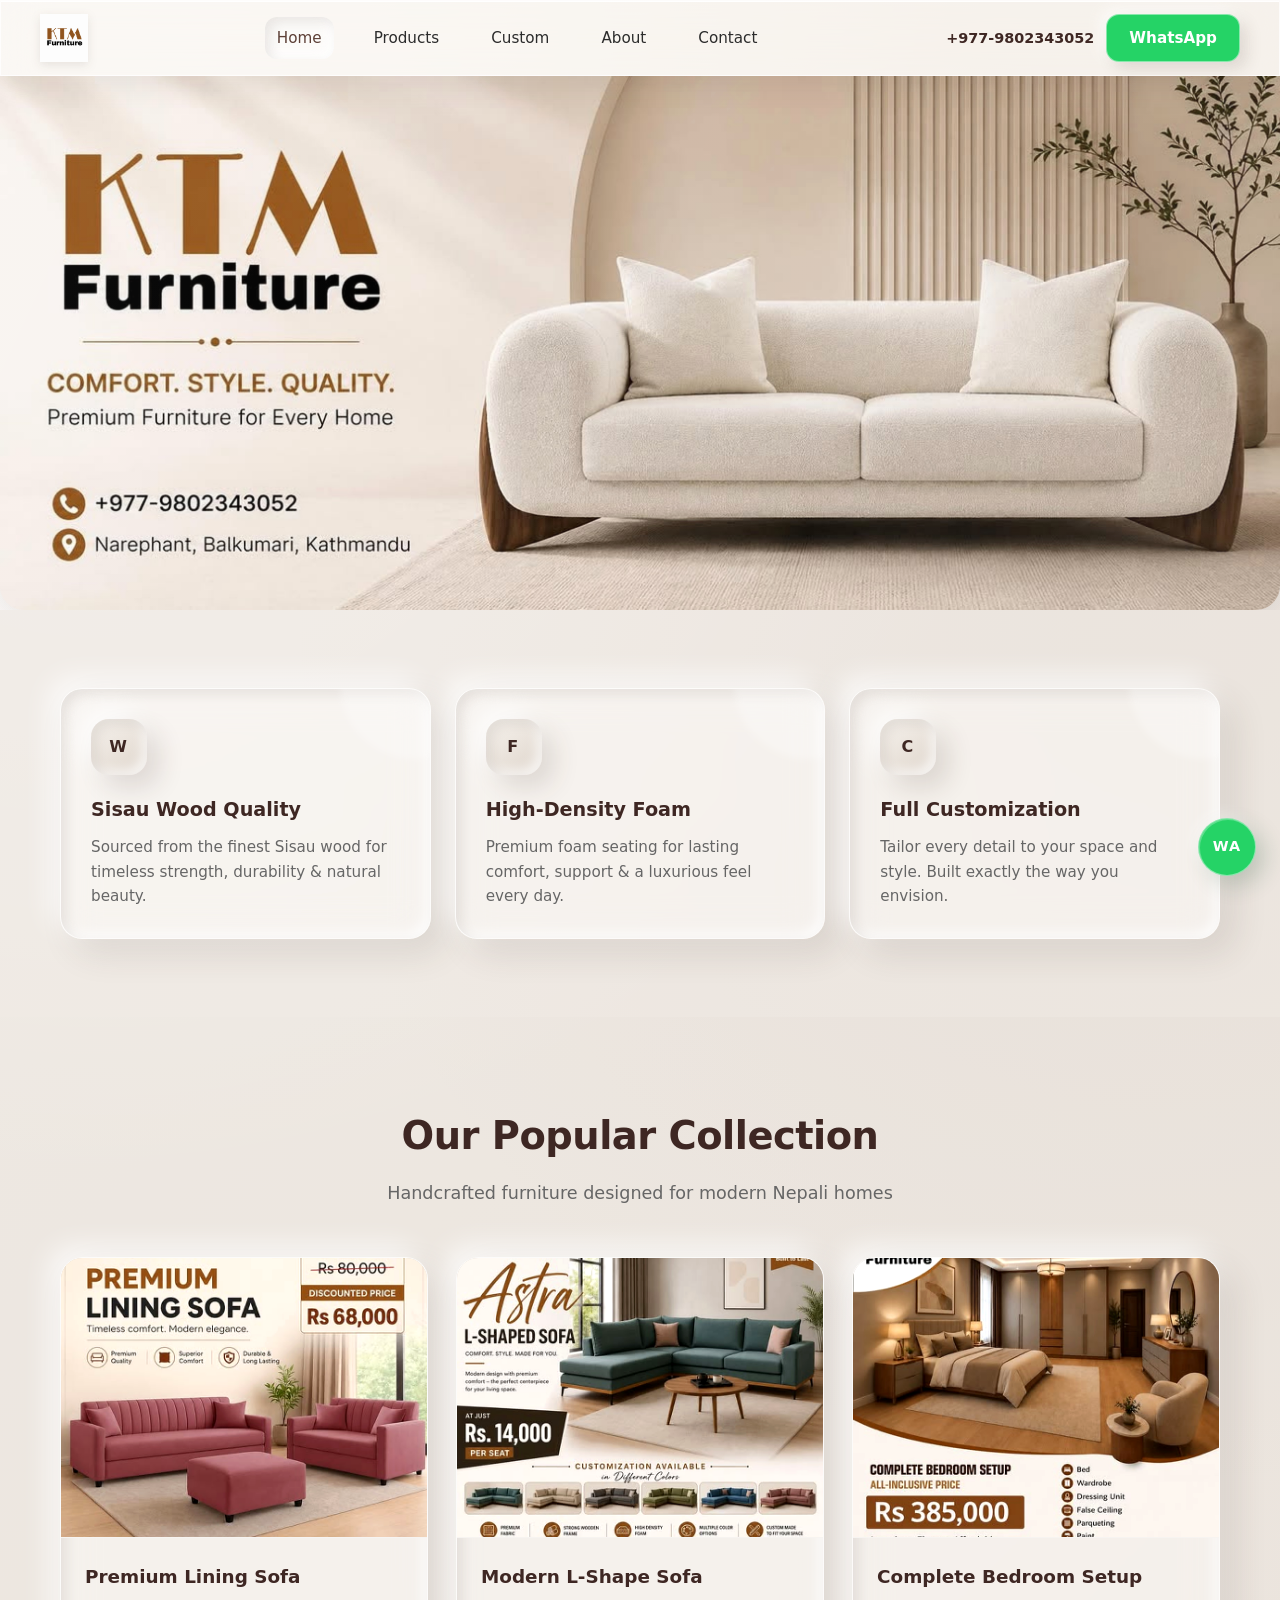
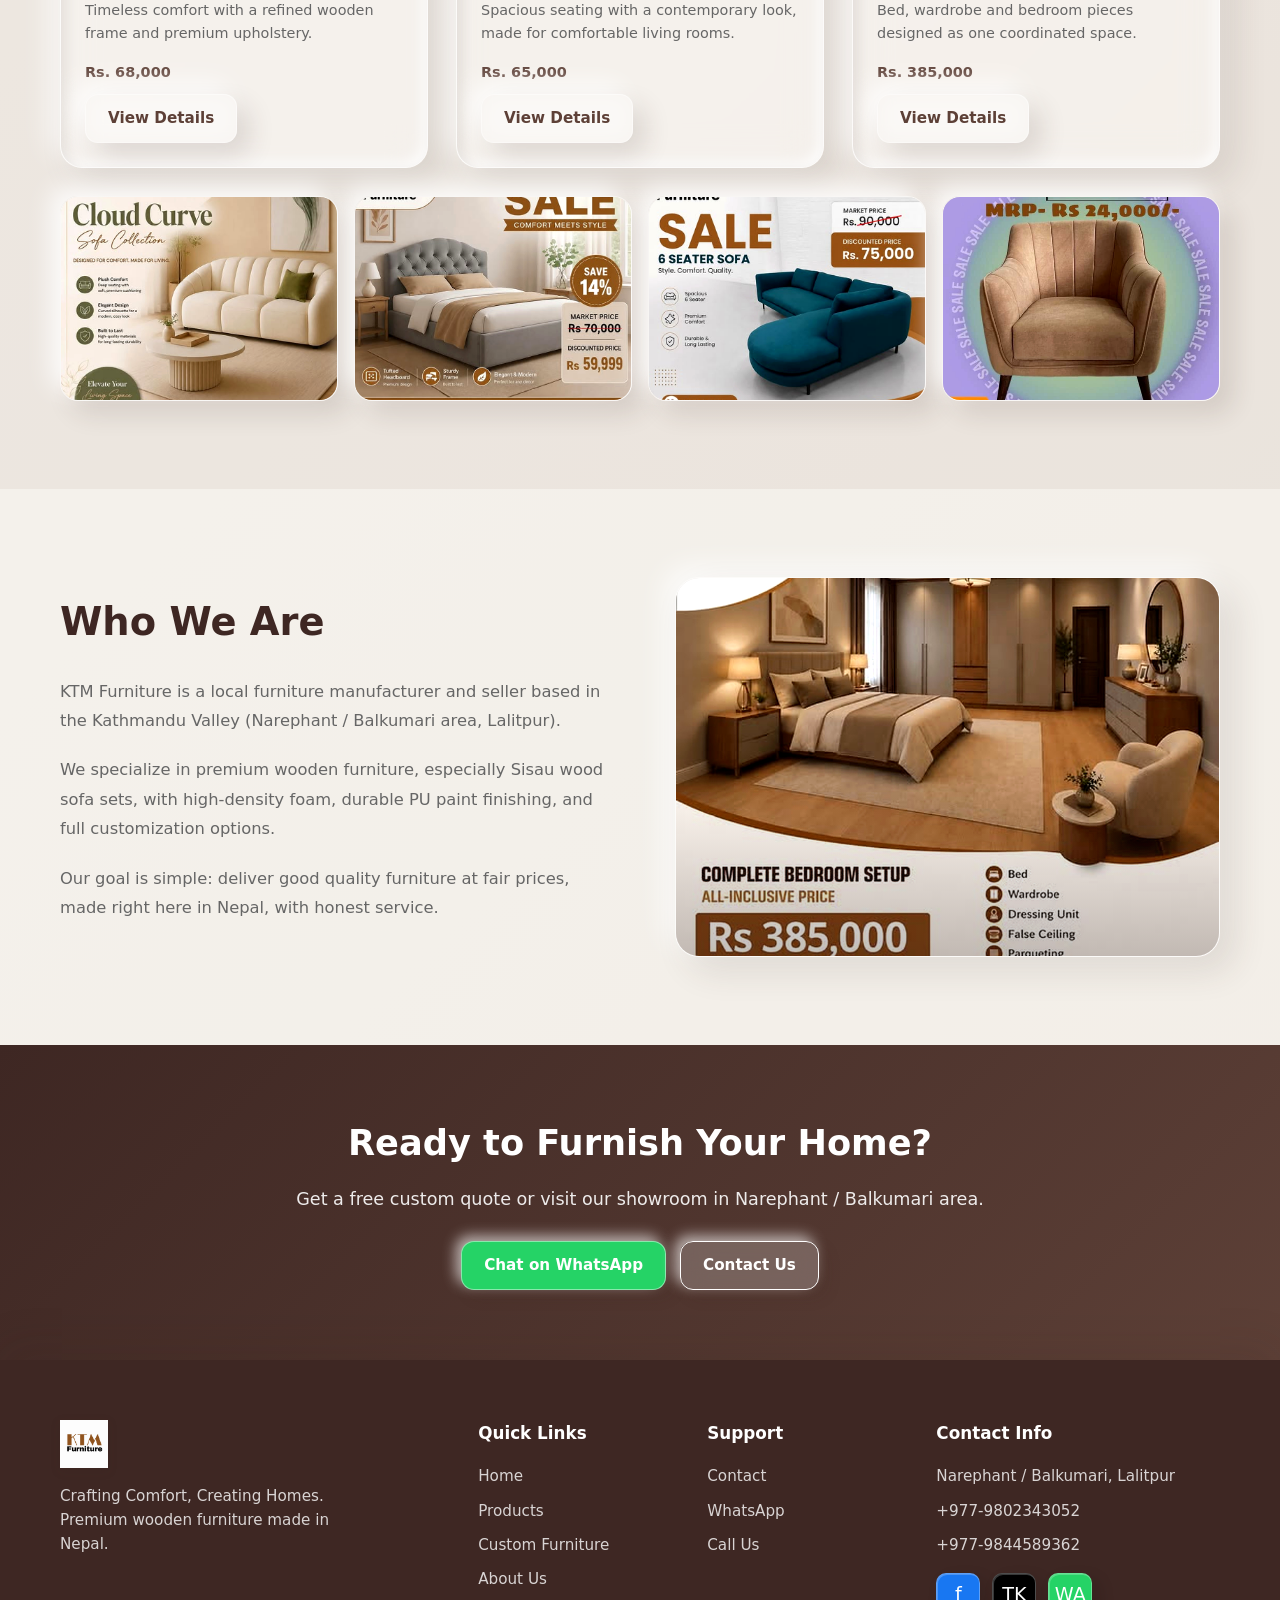
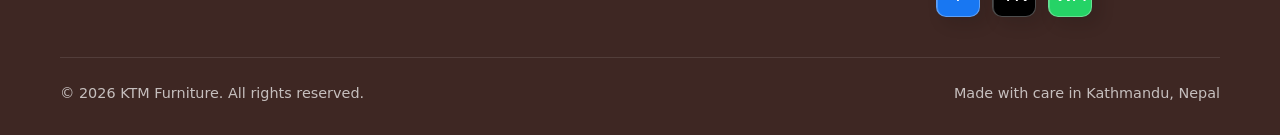
<file: index.html>
<!DOCTYPE html>
<html lang="en">
<head>
  <meta charset="UTF-8">
  <meta name="viewport" content="width=device-width, initial-scale=1.0">
  <title>KTM Furniture | Premium Wooden Furniture in Kathmandu, Nepal</title>
  <meta name="description" content="KTM Furniture - Premium Sisau Wood sofas, custom furniture, direct from manufacturer in Kathmandu. Crafting Comfort, Creating Homes.">
  <link rel="stylesheet" href="css/style.css">
</head>
<body>

  <!-- Header -->
  <header class="header">
    <div class="container header-inner">
      <a href="index.html" class="logo">
        <img src="images/logo.png" alt="KTM Furniture" style="height:48px;">
        
      </a>

      <nav class="nav">
        <a href="index.html" class="active">Home</a>
        <a href="products.html">Products</a>
        <a href="custom.html">Custom</a>
        <a href="about.html">About</a>
        <a href="contact.html">Contact</a>
      </nav>

      <div class="header-actions">
        <a href="tel:+9779802343052" class="phone-link">+977-9802343052</a>
        <a href="https://wa.me/9779802343052" target="_blank" class="btn btn-whatsapp">WhatsApp</a>
        <button class="menu-toggle" aria-label="Menu">
          <span></span>
          <span></span>
          <span></span>
        </button>
      </div>
    </div>
  </header>

  <!-- Hero Banner -->
  <section class="hero hero-banner">
    <div class="hero-banner-frame">
      <img src="images/products/ktm-hero-banner.jpg" alt="KTM Furniture premium sofa and furniture collection">
    </div>
  </section>

  <!-- Features -->
  <section class="features">
    <div class="container">
      <div class="features-grid">
        <div class="feature-card">
          <div class="feature-icon">W</div>
          <h3>Sisau Wood Quality</h3>
          <p>Sourced from the finest Sisau wood for timeless strength, durability & natural beauty.</p>
        </div>
        <div class="feature-card">
          <div class="feature-icon">F</div>
          <h3>High-Density Foam</h3>
          <p>Premium foam seating for lasting comfort, support & a luxurious feel every day.</p>
        </div>
        <div class="feature-card">
          <div class="feature-icon">C</div>
          <h3>Full Customization</h3>
          <p>Tailor every detail to your space and style. Built exactly the way you envision.</p>
        </div>
      </div>
    </div>
  </section>

  <!-- Products Preview -->
  <section class="section products-preview">
    <div class="container">
      <div class="section-header">
        <h2>Our Popular Collection</h2>
        <p>Handcrafted furniture designed for modern Nepali homes</p>
      </div>

      <div class="products-grid home-collection">
        <div class="product-card">
          <div class="product-img">
            <img src="images/products/premium-lining-sofa.jpg" alt="Premium lining sofa set">
          </div>
          <div class="product-info">
            <h3>Premium Lining Sofa</h3>
            <p>Timeless comfort with a refined wooden frame and premium upholstery.</p>
            <p style="font-weight:700;color:var(--primary);margin:10px 0;">Rs. 68,000</p>
            <a href="products.html" class="btn btn-outline">View Details</a>
          </div>
        </div>

        <div class="product-card">
          <div class="product-img">
            <img src="images/products/l-shape-sofa.jpg" alt="Custom L-shape sofa">
          </div>
          <div class="product-info">
            <h3>Modern L-Shape Sofa</h3>
            <p>Spacious seating with a contemporary look, made for comfortable living rooms.</p>
            <p style="font-weight:700;color:var(--primary);margin:10px 0;">Rs. 65,000</p>
            <a href="products.html" class="btn btn-outline">View Details</a>
          </div>
        </div>

        <div class="product-card">
          <div class="product-img">
            <img src="images/products/bedroom-setup.jpg" alt="Complete bedroom furniture setup">
          </div>
          <div class="product-info">
            <h3>Complete Bedroom Setup</h3>
            <p>Bed, wardrobe and bedroom pieces designed as one coordinated space.</p>
            <p style="font-weight:700;color:var(--primary);margin:10px 0;">Rs. 385,000</p>
            <a href="products.html" class="btn btn-outline">View Details</a>
          </div>
        </div>
      </div>

      <div class="product-gallery-strip">
        <img src="images/products/cloud-curve-sofa.jpg" alt="Cloud curve sofa">
        <img src="images/products/bedroom-sale.jpg" alt="Modern wooden bedroom">
        <img src="images/products/six-seater-sofa.jpg" alt="Six seater sofa">
        <img src="images/products/single-chair.jpg" alt="Wooden lounge chair">
      </div>
    </div>
  </section>

  <!-- About Preview -->
  <section class="section about-preview">
    <div class="container">
      <div class="about-grid who-we-are">
        <div class="about-text">
          <h2>Who We Are</h2>
          <p>KTM Furniture is a local furniture manufacturer and seller based in the Kathmandu Valley (Narephant / Balkumari area, Lalitpur).</p>
          <p>We specialize in premium wooden furniture, especially Sisau wood sofa sets, with high-density foam, durable PU paint finishing, and full customization options.</p>
          <p>Our goal is simple: deliver good quality furniture at fair prices, made right here in Nepal, with honest service.</p>
        </div>
        <div class="about-image photo-panel who-we-are-image">
          <img src="images/products/bedroom-setup-enhanced.jpg" alt="Complete bedroom furniture setup by KTM Furniture">
        </div>
      </div>
    </div>
  </section>

  <!-- CTA -->
  <section class="cta">
    <div class="container">
      <h2>Ready to Furnish Your Home?</h2>
      <p>Get a free custom quote or visit our showroom in Narephant / Balkumari area.</p>
      <div class="cta-buttons">
        <a href="https://wa.me/9779802343052?text=Hello%20KTM%20Furniture%2C%20I%20want%20to%20know%20about%20your%20furniture." target="_blank" class="btn btn-whatsapp">Chat on WhatsApp</a>
        <a href="contact.html" class="btn btn-outline" style="border-color:white;color:white;">Contact Us</a>
      </div>
    </div>
  </section>

  <!-- Footer -->
  <footer class="footer">
    <div class="container">
      <div class="footer-grid">
        <div class="footer-brand">
          <a href="index.html" class="logo">
            <img src="images/logo.png" alt="KTM Furniture" style="height:48px;">
            
          </a>
          <p>Crafting Comfort, Creating Homes. Premium wooden furniture made in Nepal.</p>
        </div>
        <div class="footer-links">
          <h4>Quick Links</h4>
          <a href="index.html">Home</a>
          <a href="products.html">Products</a>
          <a href="custom.html">Custom Furniture</a>
          <a href="about.html">About Us</a>
        </div>
        <div class="footer-links">
          <h4>Support</h4>
          <a href="contact.html">Contact</a>
          <a href="https://wa.me/9779802343052" target="_blank">WhatsApp</a>
          <a href="tel:+9779802343052">Call Us</a>
        </div>
        <div class="footer-contact">
          <h4>Contact Info</h4>
          <p>Narephant / Balkumari, Lalitpur</p>
          <p>+977-9802343052</p>
          <p>+977-9844589362</p>
          <div class="social-links" style="margin-top:16px;">
            <a href="https://www.facebook.com/ktmfurniture2079/" target="_blank" class="social-btn facebook" title="Facebook">f</a>
            <a href="https://www.tiktok.com/@ktmfurniture1" target="_blank" class="social-btn tiktok" title="TikTok">TK</a>
            <a href="https://wa.me/9779802343052" target="_blank" class="social-btn whatsapp" title="WhatsApp">WA</a>
          </div>
        </div>
      </div>
      <div class="footer-bottom">
        <p>© 2026 KTM Furniture. All rights reserved.</p>
        <p>Made with care in Kathmandu, Nepal</p>
      </div>
    </div>
  </footer>

  <!-- Floating WhatsApp Button -->
  <a href="https://wa.me/9779802343052?text=Hello%20KTM%20Furniture%2C%20I%20am%20interested%20in%20your%20furniture." 
     class="floating-whatsapp" target="_blank" title="Chat on WhatsApp">
    WA
  </a>

  <script src="js/main.js"></script>
</body>
</html>
</file>
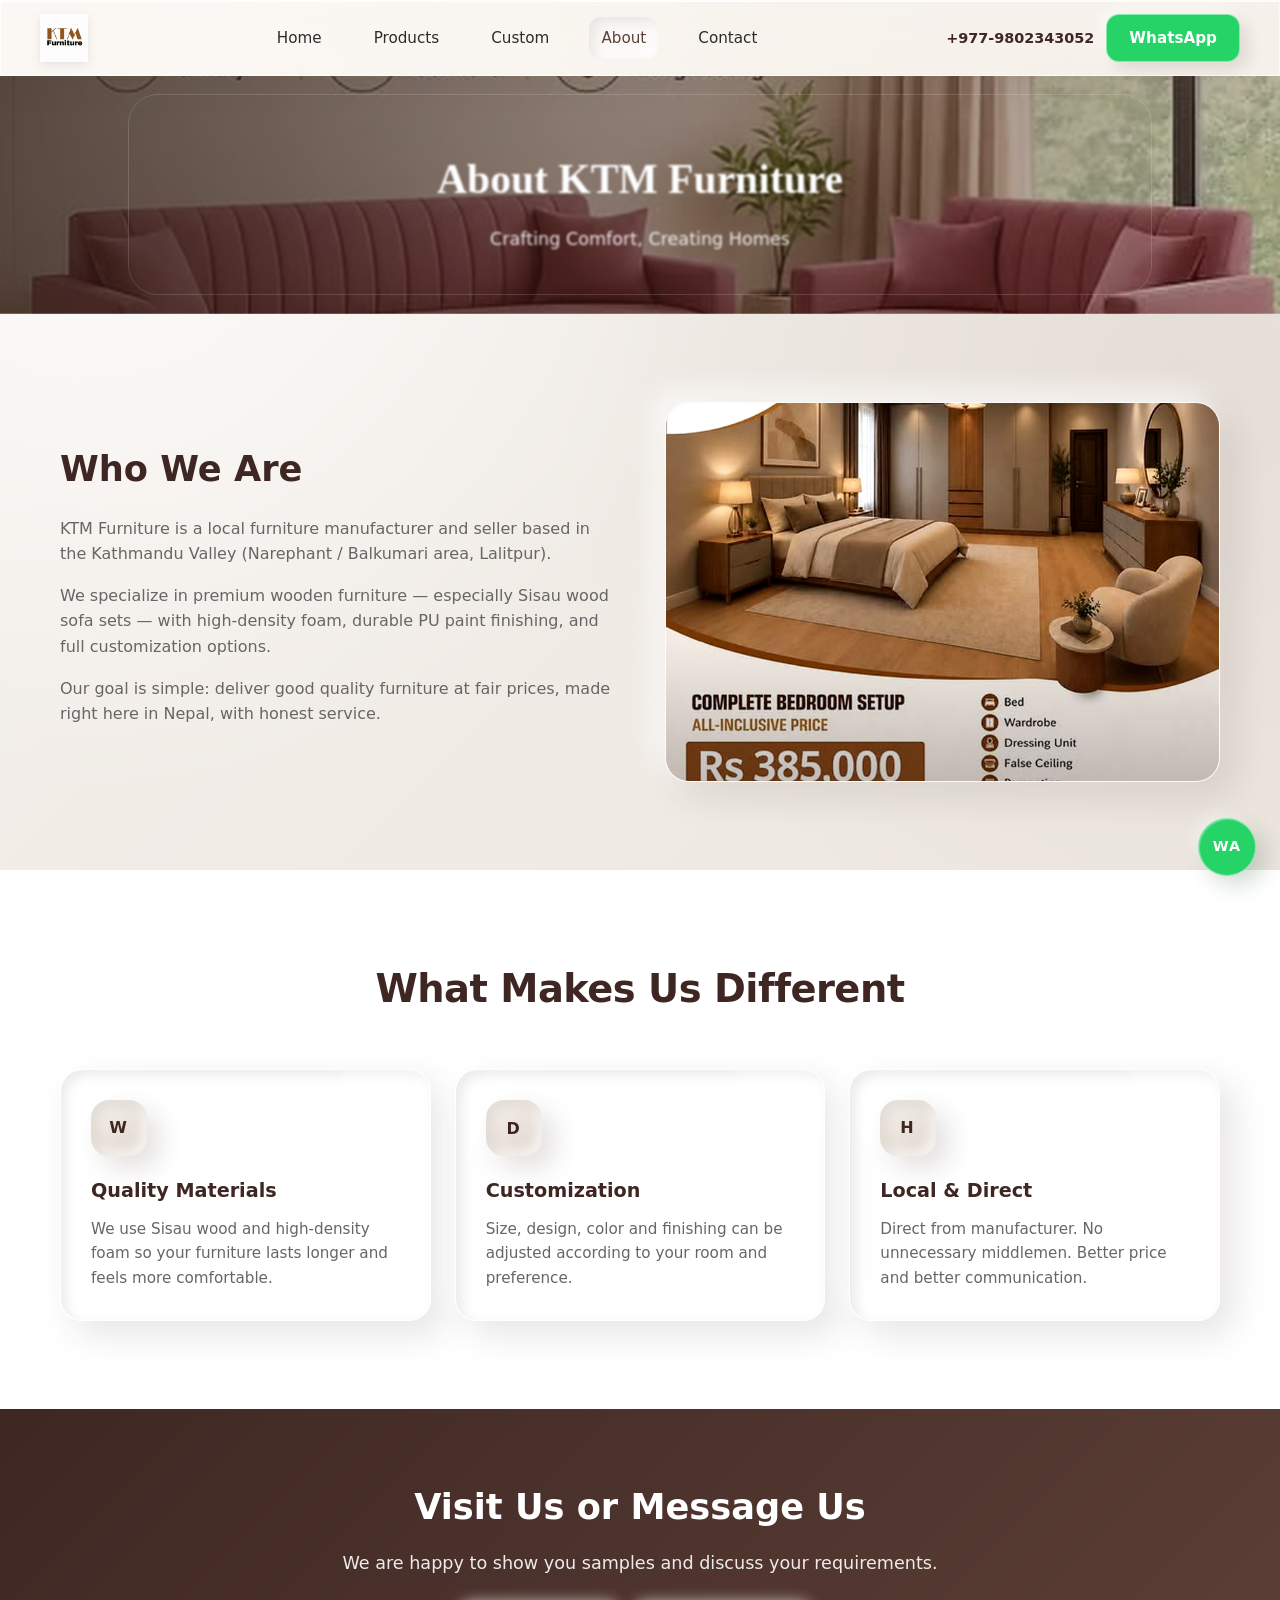
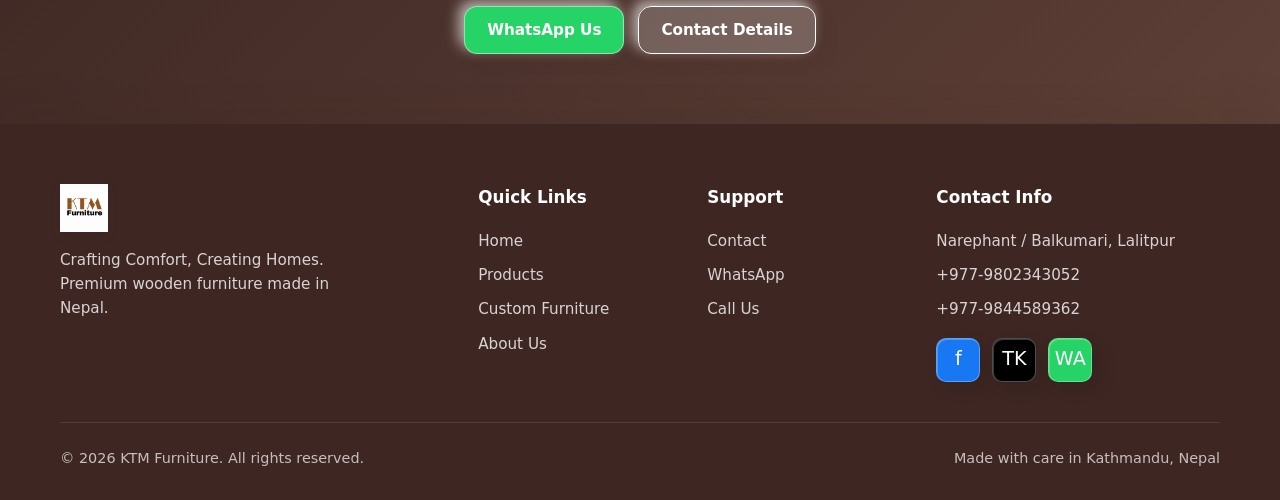
<file: about.html>
<!DOCTYPE html>
<html lang="en">
<head>
  <meta charset="UTF-8">
  <meta name="viewport" content="width=device-width, initial-scale=1.0">
  <title>About Us | KTM Furniture Kathmandu</title>
  <meta name="description" content="Learn about KTM Furniture - local manufacturer of premium Sisau wood furniture in Kathmandu Valley.">
  <link rel="stylesheet" href="css/style.css">
</head>
<body>

  <header class="header">
    <div class="container header-inner">
      <a href="index.html" class="logo">
        <img src="images/logo.png" alt="KTM Furniture" style="height:48px;">
        
      </a>
      <nav class="nav">
        <a href="index.html">Home</a>
        <a href="products.html">Products</a>
        <a href="custom.html">Custom</a>
        <a href="about.html" class="active">About</a>
        <a href="contact.html">Contact</a>
      </nav>
      <div class="header-actions">
        <a href="tel:+9779802343052" class="phone-link">+977-9802343052</a>
        <a href="https://wa.me/9779802343052" target="_blank" class="btn btn-whatsapp">WhatsApp</a>
        <button class="menu-toggle" aria-label="Menu">
          <span></span><span></span><span></span>
        </button>
      </div>
    </div>
  </header>

  <section class="page-hero">
    <div class="container">
      <h1>About KTM Furniture</h1>
      <p>Crafting Comfort, Creating Homes</p>
    </div>
  </section>

  <section class="section">
    <div class="container">
      <div class="about-grid">
        <div class="about-text">
          <h2>Who We Are</h2>
          <p>KTM Furniture is a local furniture manufacturer and seller based in the Kathmandu Valley (Narephant / Balkumari area, Lalitpur).</p>
          <p>We specialize in premium wooden furniture — especially Sisau wood sofa sets — with high-density foam, durable PU paint finishing, and full customization options.</p>
          <p>Our goal is simple: deliver good quality furniture at fair prices, made right here in Nepal, with honest service.</p>
        </div>
        <div class="about-image photo-panel"><img src="images/products/bedroom-setup.jpg" alt="KTM Furniture interior furniture work"></div>
      </div>
    </div>
  </section>

  <section class="section" style="background:var(--white);">
    <div class="container">
      <div class="section-header">
        <h2>What Makes Us Different</h2>
      </div>
      <div class="features-grid">
        <div class="feature-card">
          <div class="feature-icon">W</div>
          <h3>Quality Materials</h3>
          <p>We use Sisau wood and high-density foam so your furniture lasts longer and feels more comfortable.</p>
        </div>
        <div class="feature-card">
          <div class="feature-icon">D</div>
          <h3>Customization</h3>
          <p>Size, design, color and finishing can be adjusted according to your room and preference.</p>
        </div>
        <div class="feature-card">
          <div class="feature-icon">H</div>
          <h3>Local & Direct</h3>
          <p>Direct from manufacturer. No unnecessary middlemen. Better price and better communication.</p>
        </div>
      </div>
    </div>
  </section>

  <section class="cta">
    <div class="container">
      <h2>Visit Us or Message Us</h2>
      <p>We are happy to show you samples and discuss your requirements.</p>
      <div class="cta-buttons">
        <a href="https://wa.me/9779802343052" target="_blank" class="btn btn-whatsapp">WhatsApp Us</a>
        <a href="contact.html" class="btn btn-outline" style="border-color:white;color:white;">Contact Details</a>
      </div>
    </div>
  </section>

  <footer class="footer">
    <div class="container">
      <div class="footer-grid">
        <div class="footer-brand">
          <a href="index.html" class="logo">
            <img src="images/logo.png" alt="KTM Furniture" style="height:48px;">
            
          </a>
          <p>Crafting Comfort, Creating Homes. Premium wooden furniture made in Nepal.</p>
        </div>
        <div class="footer-links">
          <h4>Quick Links</h4>
          <a href="index.html">Home</a>
          <a href="products.html">Products</a>
          <a href="custom.html">Custom Furniture</a>
          <a href="about.html">About Us</a>
        </div>
        <div class="footer-links">
          <h4>Support</h4>
          <a href="contact.html">Contact</a>
          <a href="https://wa.me/9779802343052" target="_blank">WhatsApp</a>
          <a href="tel:+9779802343052">Call Us</a>
        </div>
        <div class="footer-contact">
          <h4>Contact Info</h4>
          <p>Narephant / Balkumari, Lalitpur</p>
          <p>+977-9802343052</p>
          <p>+977-9844589362</p>
          <div class="social-links" style="margin-top:16px;">
            <a href="https://www.facebook.com/ktmfurniture2079/" target="_blank" class="social-btn facebook">f</a>
            <a href="https://www.tiktok.com/@ktmfurniture1" target="_blank" class="social-btn tiktok">TK</a>
            <a href="https://wa.me/9779802343052" target="_blank" class="social-btn whatsapp">WA</a>
          </div>
        </div>
      </div>
      <div class="footer-bottom">
        <p>© 2026 KTM Furniture. All rights reserved.</p>
        <p>Made with care in Kathmandu, Nepal</p>
      </div>
    </div>
  </footer>

  <a href="https://wa.me/9779802343052?text=Hello%20KTM%20Furniture%2C%20I%20am%20interested%20in%20your%20furniture." class="floating-whatsapp" target="_blank">WA</a>
  <script src="js/main.js"></script>
</body>
</html>
</file>
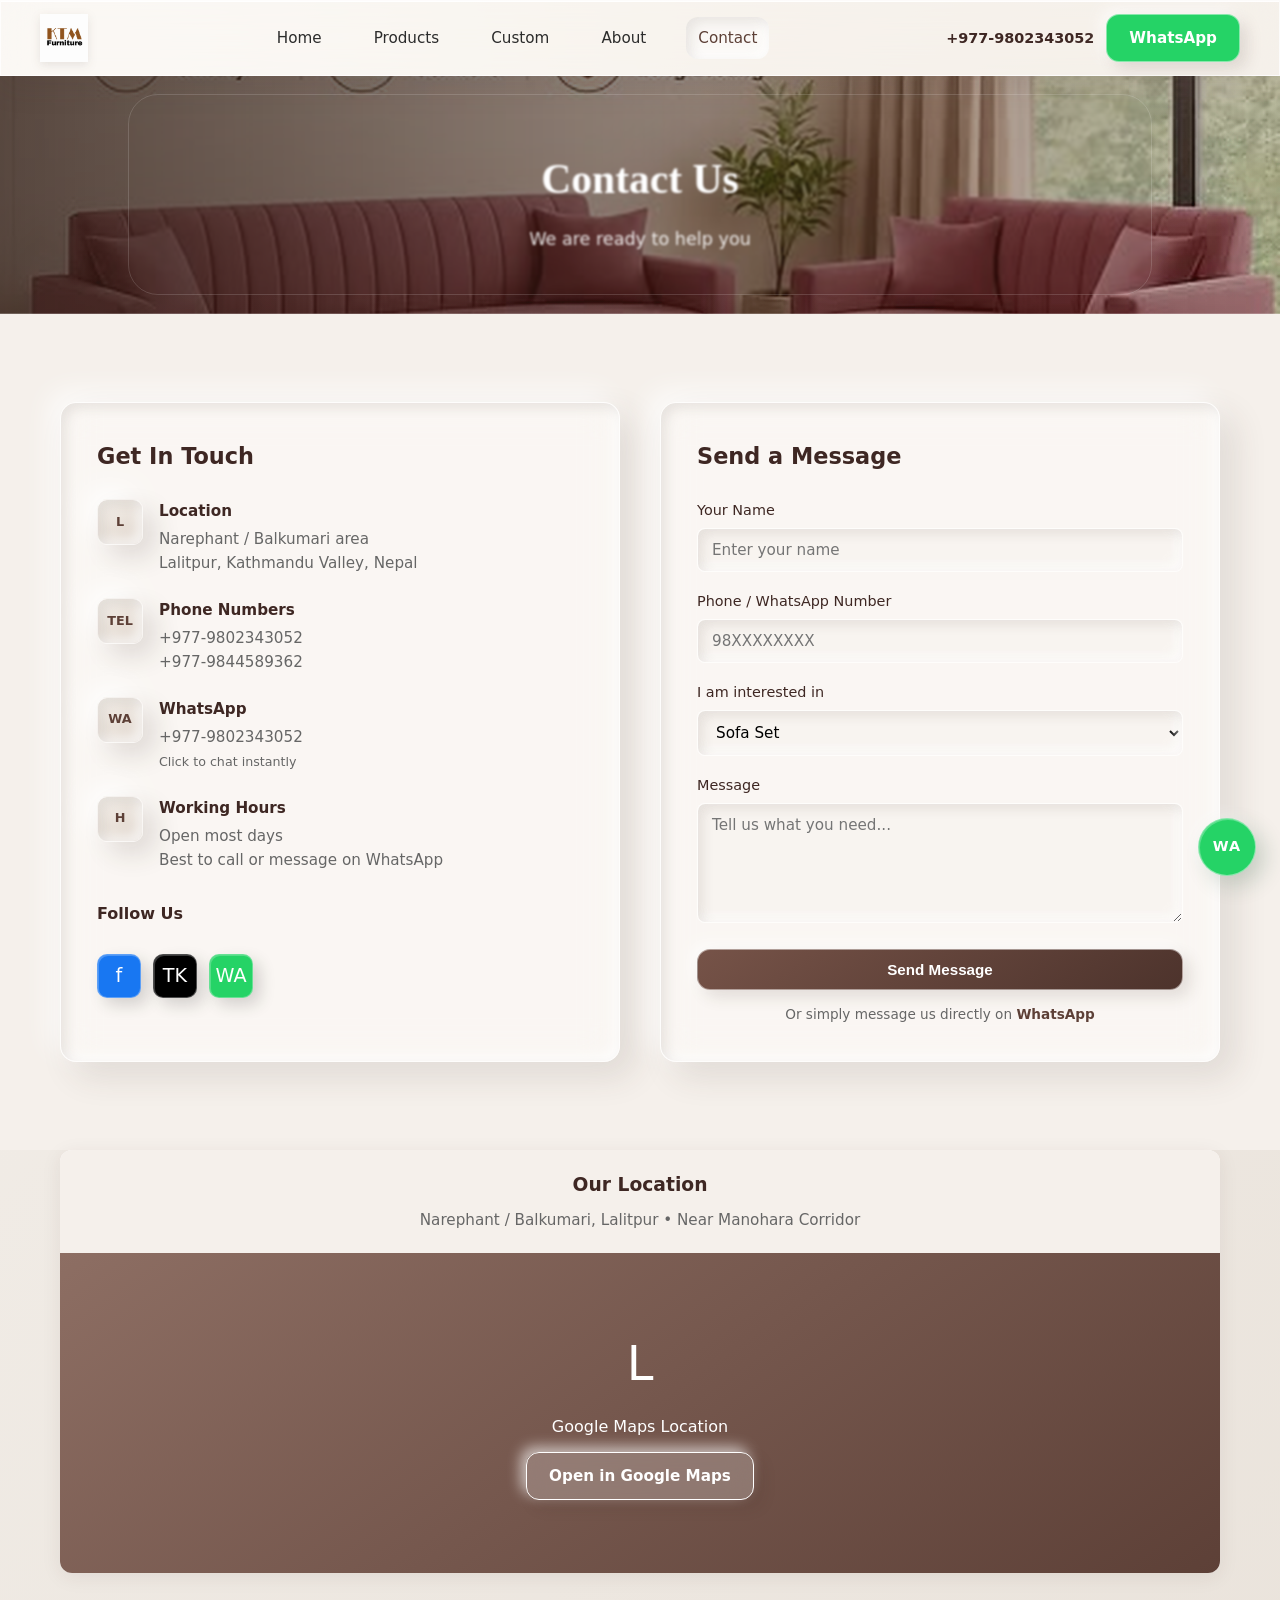
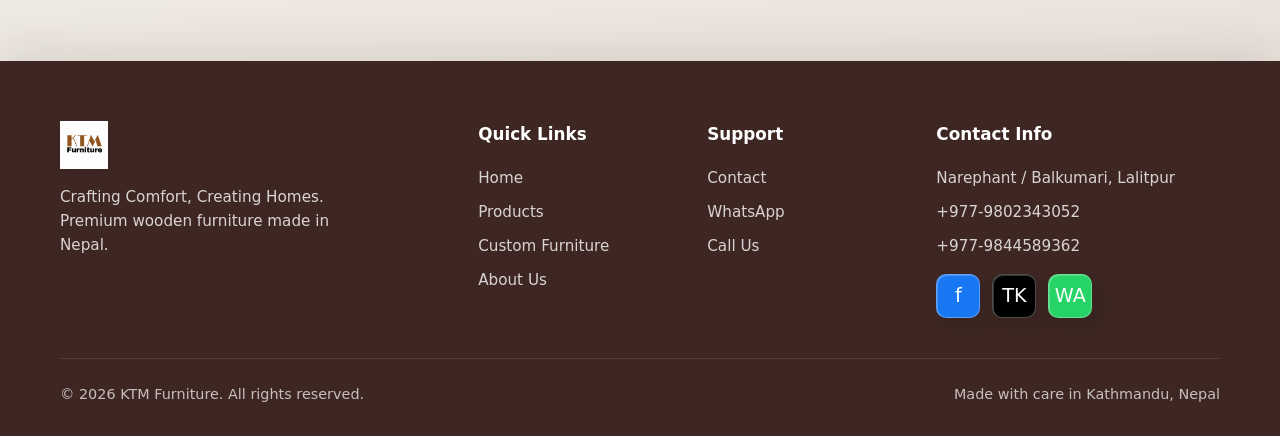
<file: contact.html>
<!DOCTYPE html>
<html lang="en">
<head>
  <meta charset="UTF-8">
  <meta name="viewport" content="width=device-width, initial-scale=1.0">
  <title>Contact Us | KTM Furniture Kathmandu</title>
  <meta name="description" content="Contact KTM Furniture - Phone, WhatsApp, Facebook, location in Narephant / Balkumari, Lalitpur.">
  <link rel="stylesheet" href="css/style.css">
</head>
<body>

  <header class="header">
    <div class="container header-inner">
      <a href="index.html" class="logo">
        <img src="images/logo.png" alt="KTM Furniture" style="height:48px;">
        
      </a>
      <nav class="nav">
        <a href="index.html">Home</a>
        <a href="products.html">Products</a>
        <a href="custom.html">Custom</a>
        <a href="about.html">About</a>
        <a href="contact.html" class="active">Contact</a>
      </nav>
      <div class="header-actions">
        <a href="tel:+9779802343052" class="phone-link">+977-9802343052</a>
        <a href="https://wa.me/9779802343052" target="_blank" class="btn btn-whatsapp">WhatsApp</a>
        <button class="menu-toggle" aria-label="Menu">
          <span></span><span></span><span></span>
        </button>
      </div>
    </div>
  </header>

  <section class="page-hero">
    <div class="container">
      <h1>Contact Us</h1>
      <p>We are ready to help you</p>
    </div>
  </section>

  <section class="section contact-section">
    <div class="container">
      <div class="contact-grid">

        <!-- Contact Information -->
        <div class="contact-info">
          <h3>Get In Touch</h3>

          <div class="contact-item">
            <div class="contact-icon">L</div>
            <div>
              <h4>Location</h4>
              <p>Narephant / Balkumari area<br>Lalitpur, Kathmandu Valley, Nepal</p>
            </div>
          </div>

          <div class="contact-item">
            <div class="contact-icon">TEL</div>
            <div>
              <h4>Phone Numbers</h4>
              <p>
                <a href="tel:+9779802343052">+977-9802343052</a><br>
                <a href="tel:+9779844589362">+977-9844589362</a>
              </p>
            </div>
          </div>

          <div class="contact-item">
            <div class="contact-icon">WA</div>
            <div>
              <h4>WhatsApp</h4>
              <p>
                <a href="https://wa.me/9779802343052" target="_blank">+977-9802343052</a><br>
                <small>Click to chat instantly</small>
              </p>
            </div>
          </div>

          <div class="contact-item">
            <div class="contact-icon">H</div>
            <div>
              <h4>Working Hours</h4>
              <p>Open most days<br>Best to call or message on WhatsApp</p>
            </div>
          </div>

          <h4 style="margin-top:28px;margin-bottom:12px;color:var(--primary-dark);">Follow Us</h4>
          <div class="social-links">
            <a href="https://www.facebook.com/ktmfurniture2079/" target="_blank" class="social-btn facebook" title="Facebook">f</a>
            <a href="https://www.tiktok.com/@ktmfurniture1" target="_blank" class="social-btn tiktok" title="TikTok">TK</a>
            <a href="https://wa.me/9779802343052" target="_blank" class="social-btn whatsapp" title="WhatsApp">WA</a>
          </div>
        </div>

        <!-- Contact Form -->
        <div class="contact-form-box">
          <h3>Send a Message</h3>
          <form id="contactForm">
            <div class="form-group">
              <label for="name">Your Name</label>
              <input type="text" id="name" name="name" required placeholder="Enter your name">
            </div>
            <div class="form-group">
              <label for="phone">Phone / WhatsApp Number</label>
              <input type="tel" id="phone" name="phone" required placeholder="98XXXXXXXX">
            </div>
            <div class="form-group">
              <label for="interest">I am interested in</label>
              <select id="interest" name="interest">
                <option value="sofa">Sofa Set</option>
                <option value="bed">Bed / Bedroom</option>
                <option value="dining">Dining Set</option>
                <option value="custom">Custom Furniture</option>
                <option value="other">Other</option>
              </select>
            </div>
            <div class="form-group">
              <label for="message">Message</label>
              <textarea id="message" name="message" placeholder="Tell us what you need..."></textarea>
            </div>
            <button type="submit" class="btn btn-primary" style="width:100%;">Send Message</button>
            <p style="margin-top:14px;font-size:0.85rem;color:var(--text-light);text-align:center;">
              Or simply message us directly on 
              <a href="https://wa.me/9779802343052" target="_blank" style="color:var(--primary);font-weight:600;">WhatsApp</a>
            </p>
          </form>
        </div>

      </div>
    </div>
  </section>

  <!-- Map Placeholder -->
  <section class="section" style="padding-top:0;">
    <div class="container">
      <div style="background:var(--white);border-radius:12px;overflow:hidden;box-shadow:var(--shadow);">
        <div style="padding:20px;background:var(--cream);text-align:center;">
          <h3 style="color:var(--primary-dark);margin-bottom:8px;">Our Location</h3>
          <p style="color:var(--text-light);font-size:0.95rem;">Narephant / Balkumari, Lalitpur • Near Manohara Corridor</p>
        </div>
        <div style="height:320px;background:linear-gradient(145deg,#8D6E63,#5D4037);display:flex;align-items:center;justify-content:center;color:white;flex-direction:column;gap:12px;">
          <div style="font-size:3rem;">L</div>
          <p>Google Maps Location</p>
          <a href="https://www.google.com/maps/place/KTM+Furniture/@27.6690107,85.3494405,17z" target="_blank" class="btn btn-outline" style="border-color:white;color:white;">
            Open in Google Maps
          </a>
        </div>
      </div>
    </div>
  </section>

  <footer class="footer">
    <div class="container">
      <div class="footer-grid">
        <div class="footer-brand">
          <a href="index.html" class="logo">
            <img src="images/logo.png" alt="KTM Furniture" style="height:48px;">
            
          </a>
          <p>Crafting Comfort, Creating Homes. Premium wooden furniture made in Nepal.</p>
        </div>
        <div class="footer-links">
          <h4>Quick Links</h4>
          <a href="index.html">Home</a>
          <a href="products.html">Products</a>
          <a href="custom.html">Custom Furniture</a>
          <a href="about.html">About Us</a>
        </div>
        <div class="footer-links">
          <h4>Support</h4>
          <a href="contact.html">Contact</a>
          <a href="https://wa.me/9779802343052" target="_blank">WhatsApp</a>
          <a href="tel:+9779802343052">Call Us</a>
        </div>
        <div class="footer-contact">
          <h4>Contact Info</h4>
          <p>Narephant / Balkumari, Lalitpur</p>
          <p>+977-9802343052</p>
          <p>+977-9844589362</p>
          <div class="social-links" style="margin-top:16px;">
            <a href="https://www.facebook.com/ktmfurniture2079/" target="_blank" class="social-btn facebook">f</a>
            <a href="https://www.tiktok.com/@ktmfurniture1" target="_blank" class="social-btn tiktok">TK</a>
            <a href="https://wa.me/9779802343052" target="_blank" class="social-btn whatsapp">WA</a>
          </div>
        </div>
      </div>
      <div class="footer-bottom">
        <p>© 2026 KTM Furniture. All rights reserved.</p>
        <p>Made with care in Kathmandu, Nepal</p>
      </div>
    </div>
  </footer>

  <a href="https://wa.me/9779802343052?text=Hello%20KTM%20Furniture%2C%20I%20am%20interested%20in%20your%20furniture." class="floating-whatsapp" target="_blank">WA</a>
  <script src="js/main.js"></script>
</body>
</html>
</file>
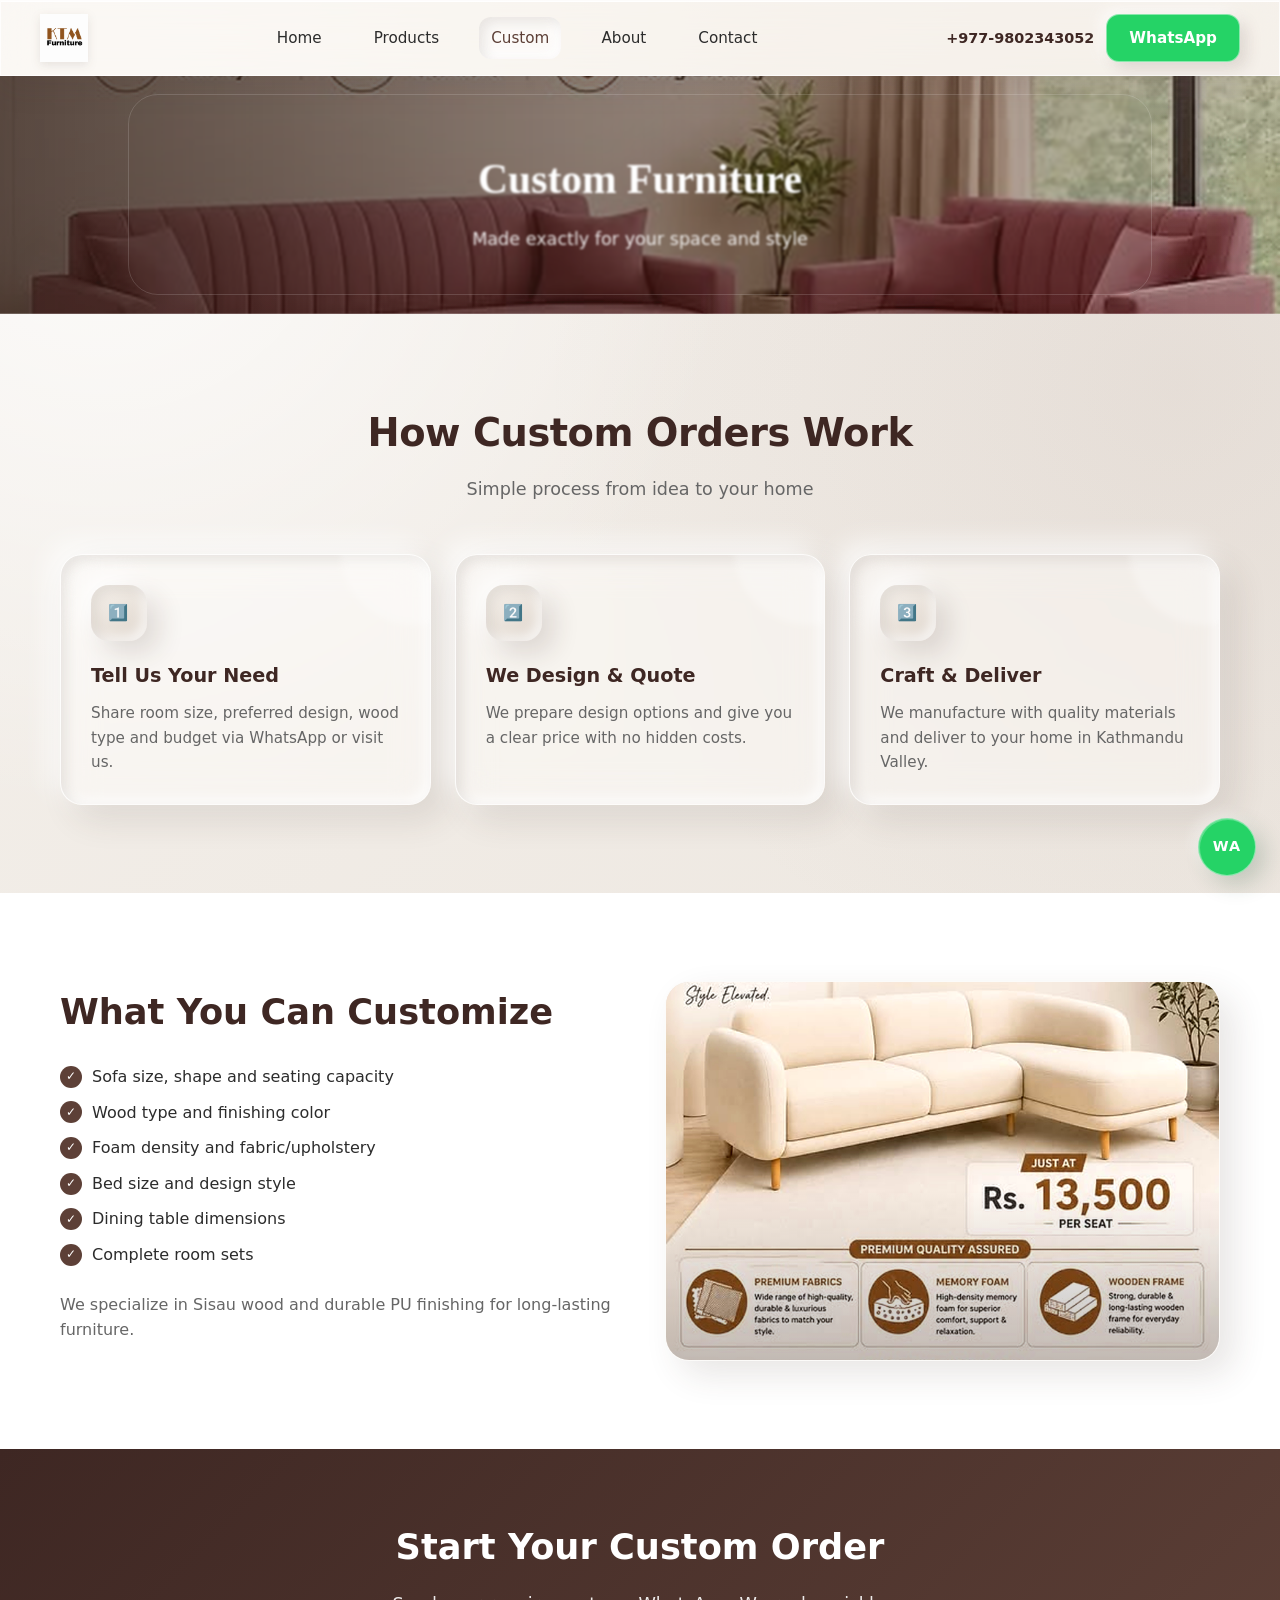
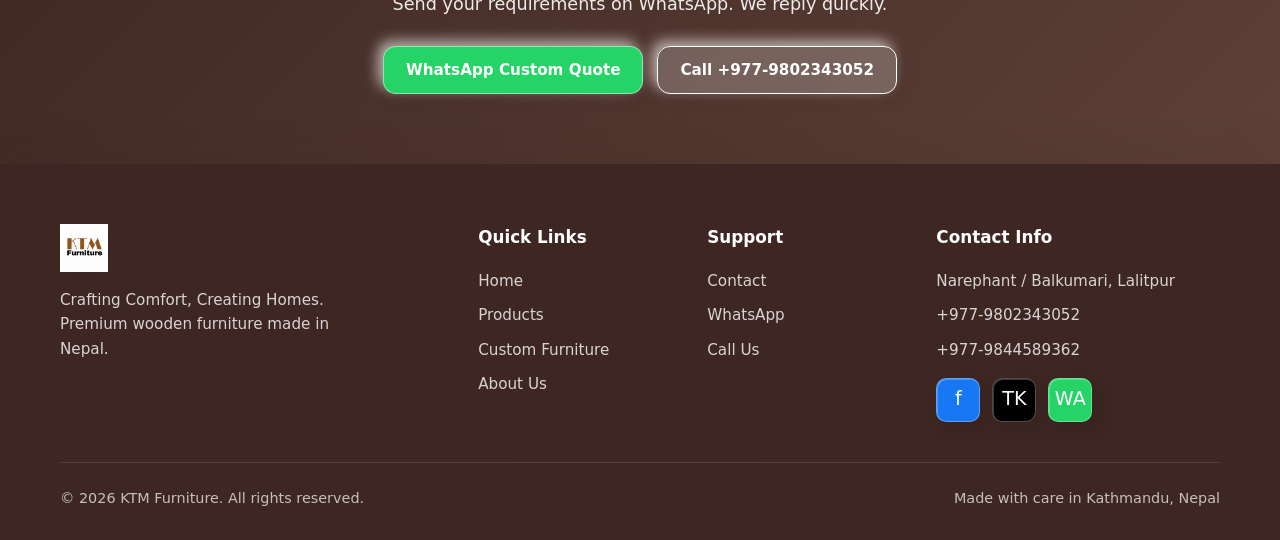
<file: custom.html>
<!DOCTYPE html>
<html lang="en">
<head>
  <meta charset="UTF-8">
  <meta name="viewport" content="width=device-width, initial-scale=1.0">
  <title>Custom Furniture | KTM Furniture Kathmandu</title>
  <meta name="description" content="Custom wooden furniture made to your size and design. Sisau wood sofas, beds and more from KTM Furniture.">
  <link rel="stylesheet" href="css/style.css">
</head>
<body>

  <header class="header">
    <div class="container header-inner">
      <a href="index.html" class="logo">
        <img src="images/logo.png" alt="KTM Furniture" style="height:48px;">
        
      </a>
      <nav class="nav">
        <a href="index.html">Home</a>
        <a href="products.html">Products</a>
        <a href="custom.html" class="active">Custom</a>
        <a href="about.html">About</a>
        <a href="contact.html">Contact</a>
      </nav>
      <div class="header-actions">
        <a href="tel:+9779802343052" class="phone-link">+977-9802343052</a>
        <a href="https://wa.me/9779802343052" target="_blank" class="btn btn-whatsapp">WhatsApp</a>
        <button class="menu-toggle" aria-label="Menu">
          <span></span><span></span><span></span>
        </button>
      </div>
    </div>
  </header>

  <section class="page-hero">
    <div class="container">
      <h1>Custom Furniture</h1>
      <p>Made exactly for your space and style</p>
    </div>
  </section>

  <section class="section">
    <div class="container">
      <div class="section-header">
        <h2>How Custom Orders Work</h2>
        <p>Simple process from idea to your home</p>
      </div>

      <div class="features-grid">
        <div class="feature-card">
          <div class="feature-icon">1️⃣</div>
          <h3>Tell Us Your Need</h3>
          <p>Share room size, preferred design, wood type and budget via WhatsApp or visit us.</p>
        </div>
        <div class="feature-card">
          <div class="feature-icon">2️⃣</div>
          <h3>We Design & Quote</h3>
          <p>We prepare design options and give you a clear price with no hidden costs.</p>
        </div>
        <div class="feature-card">
          <div class="feature-icon">3️⃣</div>
          <h3>Craft & Deliver</h3>
          <p>We manufacture with quality materials and deliver to your home in Kathmandu Valley.</p>
        </div>
      </div>
    </div>
  </section>

  <section class="section" style="background:var(--white);">
    <div class="container">
      <div class="about-grid">
        <div class="about-text">
          <h2>What You Can Customize</h2>
          <ul class="about-list">
            <li>Sofa size, shape and seating capacity</li>
            <li>Wood type and finishing color</li>
            <li>Foam density and fabric/upholstery</li>
            <li>Bed size and design style</li>
            <li>Dining table dimensions</li>
            <li>Complete room sets</li>
          </ul>
          <p style="margin-top:20px;color:var(--text-light);">We specialize in Sisau wood and durable PU finishing for long-lasting furniture.</p>
        </div>
        <div class="about-image photo-panel"><img src="images/products/custom-sofa.jpg" alt="KTM Furniture custom sofa design"></div>
      </div>
    </div>
  </section>

  <section class="cta">
    <div class="container">
      <h2>Start Your Custom Order</h2>
      <p>Send your requirements on WhatsApp. We reply quickly.</p>
      <div class="cta-buttons">
        <a href="https://wa.me/9779802343052?text=Hello%20KTM%20Furniture%2C%20I%20want%20to%20order%20custom%20furniture.%20My%20requirements%20are%3A" target="_blank" class="btn btn-whatsapp">WhatsApp Custom Quote</a>
        <a href="tel:+9779802343052" class="btn btn-outline" style="border-color:white;color:white;">Call +977-9802343052</a>
      </div>
    </div>
  </section>

  <footer class="footer">
    <div class="container">
      <div class="footer-grid">
        <div class="footer-brand">
          <a href="index.html" class="logo">
            <img src="images/logo.png" alt="KTM Furniture" style="height:48px;">
            
          </a>
          <p>Crafting Comfort, Creating Homes. Premium wooden furniture made in Nepal.</p>
        </div>
        <div class="footer-links">
          <h4>Quick Links</h4>
          <a href="index.html">Home</a>
          <a href="products.html">Products</a>
          <a href="custom.html">Custom Furniture</a>
          <a href="about.html">About Us</a>
        </div>
        <div class="footer-links">
          <h4>Support</h4>
          <a href="contact.html">Contact</a>
          <a href="https://wa.me/9779802343052" target="_blank">WhatsApp</a>
          <a href="tel:+9779802343052">Call Us</a>
        </div>
        <div class="footer-contact">
          <h4>Contact Info</h4>
          <p>Narephant / Balkumari, Lalitpur</p>
          <p>+977-9802343052</p>
          <p>+977-9844589362</p>
          <div class="social-links" style="margin-top:16px;">
            <a href="https://www.facebook.com/ktmfurniture2079/" target="_blank" class="social-btn facebook">f</a>
            <a href="https://www.tiktok.com/@ktmfurniture1" target="_blank" class="social-btn tiktok">TK</a>
            <a href="https://wa.me/9779802343052" target="_blank" class="social-btn whatsapp">WA</a>
          </div>
        </div>
      </div>
      <div class="footer-bottom">
        <p>© 2026 KTM Furniture. All rights reserved.</p>
        <p>Made with care in Kathmandu, Nepal</p>
      </div>
    </div>
  </footer>

  <a href="https://wa.me/9779802343052?text=Hello%20KTM%20Furniture%2C%20I%20am%20interested%20in%20your%20furniture." class="floating-whatsapp" target="_blank">WA</a>
  <script src="js/main.js"></script>
</body>
</html>
</file>
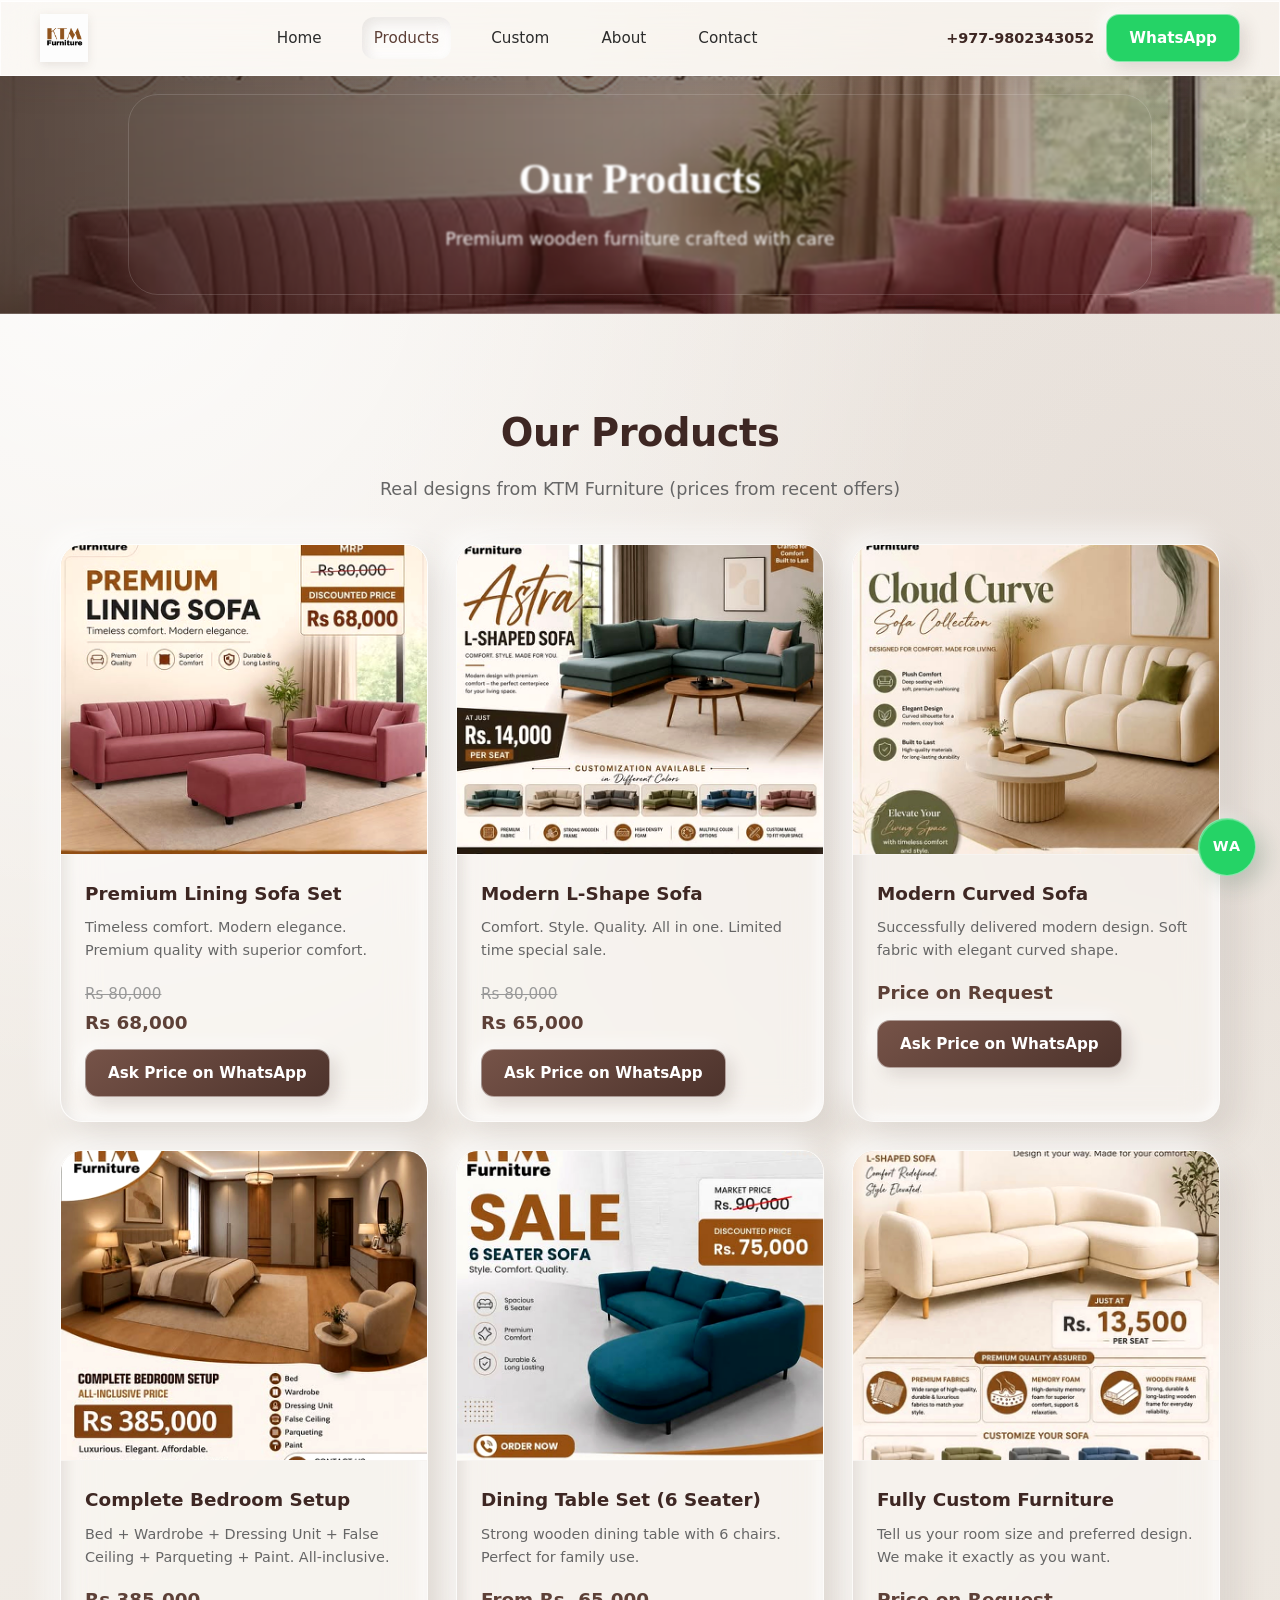
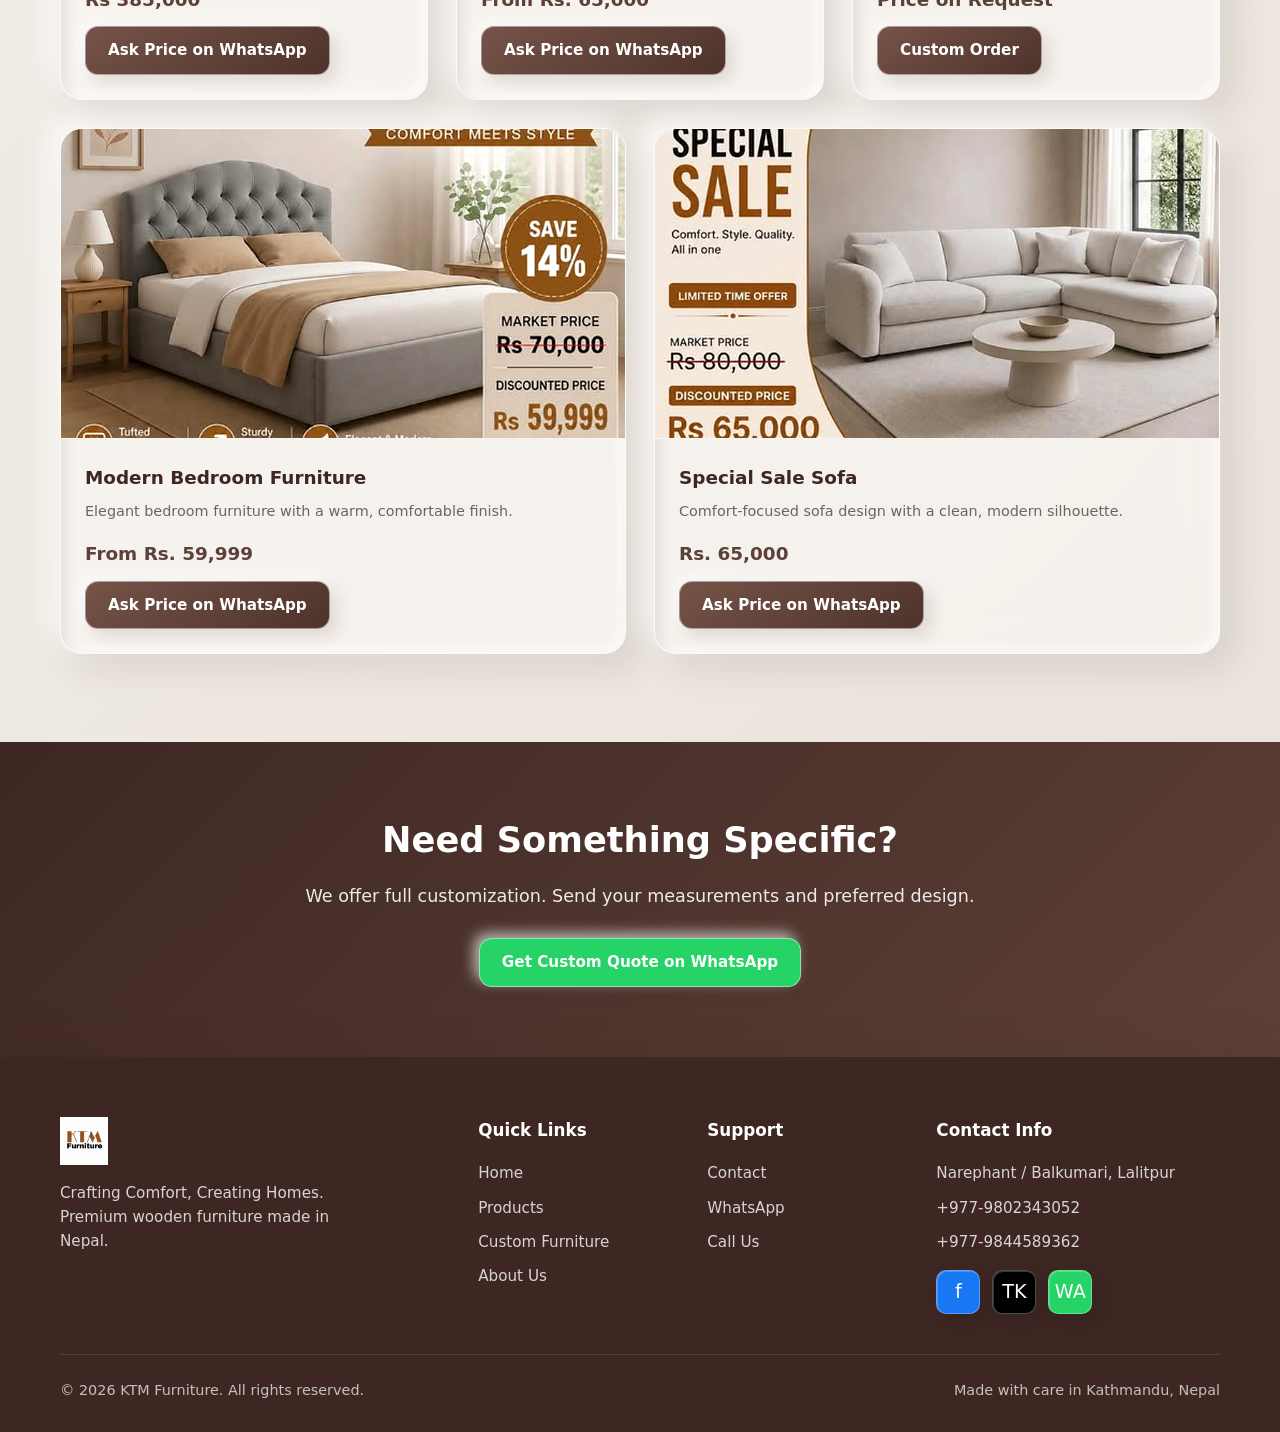
<file: products.html>
<!DOCTYPE html>
<html lang="en">
<head>
  <meta charset="UTF-8">
  <meta name="viewport" content="width=device-width, initial-scale=1.0">
  <title>Products | KTM Furniture - Premium Wooden Furniture</title>
  <meta name="description" content="Explore premium Sisau wood sofa sets, beds, dining furniture and more from KTM Furniture, Kathmandu.">
  <link rel="stylesheet" href="css/style.css">
</head>
<body>

  <header class="header">
    <div class="container header-inner">
      <a href="index.html" class="logo">
        <img src="images/logo.png" alt="KTM Furniture" style="height:48px;">
        
      </a>
      <nav class="nav">
        <a href="index.html">Home</a>
        <a href="products.html" class="active">Products</a>
        <a href="custom.html">Custom</a>
        <a href="about.html">About</a>
        <a href="contact.html">Contact</a>
      </nav>
      <div class="header-actions">
        <a href="tel:+9779802343052" class="phone-link">+977-9802343052</a>
        <a href="https://wa.me/9779802343052" target="_blank" class="btn btn-whatsapp">WhatsApp</a>
        <button class="menu-toggle" aria-label="Menu">
          <span></span><span></span><span></span>
        </button>
      </div>
    </div>
  </header>

  <section class="page-hero">
    <div class="container">
      <h1>Our Products</h1>
      <p>Premium wooden furniture crafted with care</p>
    </div>
  </section>

  <section class="section">
    <div class="container">
      <div class="section-header" style="margin-bottom:40px;">
        <h2>Our Products</h2>
        <p style="color:var(--text-light);">Real designs from KTM Furniture (prices from recent offers)</p>
      </div>

      <div class="products-grid">

        <!-- Product 1 -->
        <div class="product-card">
          <div class="product-img"><img src="images/products/premium-lining-sofa.jpg" alt="Premium lining sofa set"></div>
          <div class="product-info">
            <h3>Premium Lining Sofa Set</h3>
            <p>Timeless comfort. Modern elegance. Premium quality with superior comfort.</p>
            <p style="font-size:1.15rem;font-weight:700;color:var(--primary);margin:12px 0;">
              <span style="text-decoration:line-through;color:#999;font-size:0.95rem;font-weight:500;">Rs 80,000</span><br>
              Rs 68,000
            </p>
            <a href="https://wa.me/9779802343052?text=Hi%2C%20I%20want%20price%20of%20Premium%20Sisau%20Wood%20Sofa%20Set%203%2B1%2B1" target="_blank" class="btn btn-primary">Ask Price on WhatsApp</a>
          </div>
        </div>

        <!-- Product 2 -->
        <div class="product-card">
          <div class="product-img"><img src="images/products/l-shape-sofa.jpg" alt="Modern L-shape sofa"></div>
          <div class="product-info">
            <h3>Modern L-Shape Sofa</h3>
            <p>Comfort. Style. Quality. All in one. Limited time special sale.</p>
            <p style="font-size:1.15rem;font-weight:700;color:var(--primary);margin:12px 0;">
              <span style="text-decoration:line-through;color:#999;font-size:0.95rem;font-weight:500;">Rs 80,000</span><br>
              Rs 65,000
            </p>
            <a href="https://wa.me/9779802343052?text=Hi%2C%20I%20want%20price%20of%20L-Shape%20Sofa%20Set" target="_blank" class="btn btn-primary">Ask Price on WhatsApp</a>
          </div>
        </div>

        <!-- Product 3 -->
        <div class="product-card">
          <div class="product-img"><img src="images/products/cloud-curve-sofa.jpg" alt="Cloud curve sofa"></div>
          <div class="product-info">
            <h3>Modern Curved Sofa</h3>
            <p>Successfully delivered modern design. Soft fabric with elegant curved shape.</p>
            <p style="font-size:1.15rem;font-weight:700;color:var(--primary);margin:12px 0;">
              Price on Request
            </p>
            <a href="https://wa.me/9779802343052?text=Hi%2C%20I%20want%20price%20of%20Chesterfield%20Sofa" target="_blank" class="btn btn-primary">Ask Price on WhatsApp</a>
          </div>
        </div>

        <!-- Product 4 -->
        <div class="product-card">
          <div class="product-img"><img src="images/products/bedroom-setup.jpg" alt="Complete bedroom setup"></div>
          <div class="product-info">
            <h3>Complete Bedroom Setup</h3>
            <p>Bed + Wardrobe + Dressing Unit + False Ceiling + Parqueting + Paint. All-inclusive.</p>
            <p style="font-size:1.15rem;font-weight:700;color:var(--primary);margin:12px 0;">
              Rs 385,000
            </p>
            <a href="https://wa.me/9779802343052?text=Hi%2C%20I%20want%20price%20of%20Wooden%20King%20Size%20Bed" target="_blank" class="btn btn-primary">Ask Price on WhatsApp</a>
          </div>
        </div>

        <!-- Product 5 -->
        <div class="product-card">
          <div class="product-img"><img src="images/products/six-seater-sofa.jpg" alt="Six seater sofa"></div>
          <div class="product-info">
            <h3>Dining Table Set (6 Seater)</h3>
            <p>Strong wooden dining table with 6 chairs. Perfect for family use.</p>
            <p style="font-size:1.15rem;font-weight:700;color:var(--primary);margin:12px 0;">
              From Rs. 65,000
            </p>
            <a href="https://wa.me/9779802343052?text=Hi%2C%20I%20want%20price%20of%206%20Seater%20Dining%20Set" target="_blank" class="btn btn-primary">Ask Price on WhatsApp</a>
          </div>
        </div>

        <!-- Product 6 -->
        <div class="product-card">
          <div class="product-img"><img src="images/products/custom-sofa.jpg" alt="Custom furniture collection"></div>
          <div class="product-info">
            <h3>Fully Custom Furniture</h3>
            <p>Tell us your room size and preferred design. We make it exactly as you want.</p>
            <p style="font-size:1.15rem;font-weight:700;color:var(--primary);margin:12px 0;">
              Price on Request
            </p>
            <a href="custom.html" class="btn btn-primary">Custom Order</a>
          </div>
        </div>

      </div>

      <div class="products-grid" style="margin-top:28px;">
        <div class="product-card">
          <div class="product-img"><img src="images/products/bedroom-sale.jpg" alt="Modern wooden bedroom"></div>
          <div class="product-info">
            <h3>Modern Bedroom Furniture</h3>
            <p>Elegant bedroom furniture with a warm, comfortable finish.</p>
            <p style="font-size:1.15rem;font-weight:700;color:var(--primary);margin:12px 0;">From Rs. 59,999</p>
            <a href="https://wa.me/9779802343052?text=Hi%2C%20I%20want%20price%20of%20bedroom%20furniture" target="_blank" class="btn btn-primary">Ask Price on WhatsApp</a>
          </div>
        </div>
        <div class="product-card">
          <div class="product-img"><img src="images/products/special-sale-sofa.jpg" alt="Special sale sofa"></div>
          <div class="product-info">
            <h3>Special Sale Sofa</h3>
            <p>Comfort-focused sofa design with a clean, modern silhouette.</p>
            <p style="font-size:1.15rem;font-weight:700;color:var(--primary);margin:12px 0;">Rs. 65,000</p>
            <a href="https://wa.me/9779802343052?text=Hi%2C%20I%20want%20price%20of%20special%20sale%20sofa" target="_blank" class="btn btn-primary">Ask Price on WhatsApp</a>
          </div>
        </div>
      </div>
    </div>
  </section>

  <section class="cta">
    <div class="container">
      <h2>Need Something Specific?</h2>
      <p>We offer full customization. Send your measurements and preferred design.</p>
      <a href="https://wa.me/9779802343052?text=Hello%20KTM%20Furniture%2C%20I%20want%20a%20custom%20furniture%20quote." target="_blank" class="btn btn-whatsapp">Get Custom Quote on WhatsApp</a>
    </div>
  </section>

  <footer class="footer">
    <div class="container">
      <div class="footer-grid">
        <div class="footer-brand">
          <a href="index.html" class="logo">
            <img src="images/logo.png" alt="KTM Furniture" style="height:48px;">
            
          </a>
          <p>Crafting Comfort, Creating Homes. Premium wooden furniture made in Nepal.</p>
        </div>
        <div class="footer-links">
          <h4>Quick Links</h4>
          <a href="index.html">Home</a>
          <a href="products.html">Products</a>
          <a href="custom.html">Custom Furniture</a>
          <a href="about.html">About Us</a>
        </div>
        <div class="footer-links">
          <h4>Support</h4>
          <a href="contact.html">Contact</a>
          <a href="https://wa.me/9779802343052" target="_blank">WhatsApp</a>
          <a href="tel:+9779802343052">Call Us</a>
        </div>
        <div class="footer-contact">
          <h4>Contact Info</h4>
          <p>Narephant / Balkumari, Lalitpur</p>
          <p>+977-9802343052</p>
          <p>+977-9844589362</p>
          <div class="social-links" style="margin-top:16px;">
            <a href="https://www.facebook.com/ktmfurniture2079/" target="_blank" class="social-btn facebook">f</a>
            <a href="https://www.tiktok.com/@ktmfurniture1" target="_blank" class="social-btn tiktok">TK</a>
            <a href="https://wa.me/9779802343052" target="_blank" class="social-btn whatsapp">WA</a>
          </div>
        </div>
      </div>
      <div class="footer-bottom">
        <p>© 2026 KTM Furniture. All rights reserved.</p>
        <p>Made with care in Kathmandu, Nepal</p>
      </div>
    </div>
  </footer>

  <a href="https://wa.me/9779802343052?text=Hello%20KTM%20Furniture%2C%20I%20am%20interested%20in%20your%20furniture." class="floating-whatsapp" target="_blank">WA</a>
  <script src="js/main.js"></script>
</body>
</html>
</file>
<file: css/style.css>
/* ========================================
   KTM Furniture - Main Stylesheet
   Premium Wooden Furniture Website
   ======================================== */

:root {
  --primary: #5D4037;
  --primary-dark: #3E2723;
  --primary-light: #8D6E63;
  --accent: #A1887F;
  --cream: #F5F0EB;
  --cream-dark: #EFEBE9;
  --white: #FFFFFF;
  --text: #2C2C2C;
  --text-light: #666666;
  --gold: #C9A227;
  --shadow: 0 4px 20px rgba(61, 39, 35, 0.08);
  --shadow-hover: 0 8px 30px rgba(61, 39, 35, 0.15);
  --radius: 16px;
  --transition: all 0.3s ease;
  --glass-bg: rgba(255, 255, 255, 0.55);
  --glass-border: rgba(255, 255, 255, 0.35);
  --glass-blur: blur(16px);
}

* {
  margin: 0;
  padding: 0;
  box-sizing: border-box;
}

html {
  scroll-behavior: smooth;
}

body {
  font-family: 'Segoe UI', system-ui, -apple-system, sans-serif;
  color: var(--text);
  background: var(--cream);
  line-height: 1.6;
  overflow-x: hidden;
}

img {
  max-width: 100%;
  height: auto;
  display: block;
}

a {
  text-decoration: none;
  color: inherit;
  transition: var(--transition);
}

ul {
  list-style: none;
}

.container {
  width: 100%;
  max-width: 1200px;
  margin: 0 auto;
  padding: 0 20px;
}

/* ========== HEADER ========== */
.header {
  background: rgba(255, 255, 255, 0.75);
  backdrop-filter: var(--glass-blur);
  -webkit-backdrop-filter: var(--glass-blur);
  border-bottom: 1px solid var(--glass-border);
  box-shadow: var(--shadow);
  position: sticky;
  top: 0;
  z-index: 1000;
}

.header-inner {
  display: flex;
  align-items: center;
  justify-content: space-between;
  padding: 16px 0;
  gap: 20px;
}

.logo {
  display: flex;
  align-items: center;
  gap: 10px;
  font-weight: 700;
  font-size: 1.3rem;
  color: var(--primary-dark);
}

.logo img {
  height: 48px;
  width: auto;
  object-fit: contain;
}

.logo-icon {
  width: 42px;
  height: 42px;
  background: var(--primary);
  color: white;
  border-radius: 8px;
  display: flex;
  align-items: center;
  justify-content: center;
  font-weight: 800;
  font-size: 1.1rem;
  letter-spacing: -1px;
}

.nav {
  display: flex;
  align-items: center;
  gap: 28px;
}

.nav a {
  font-weight: 500;
  font-size: 0.95rem;
  color: var(--text);
  position: relative;
}

.nav a:hover,
.nav a.active {
  color: var(--primary);
}

.nav a.active::after {
  content: '';
  position: absolute;
  bottom: -6px;
  left: 0;
  width: 100%;
  height: 2px;
  background: var(--primary);
  border-radius: 2px;
}

.header-actions {
  display: flex;
  align-items: center;
  gap: 12px;
}

.phone-link {
  display: flex;
  align-items: center;
  gap: 6px;
  font-weight: 600;
  color: var(--primary-dark);
  font-size: 0.9rem;
}

.btn {
  display: inline-flex;
  align-items: center;
  justify-content: center;
  gap: 8px;
  padding: 11px 22px;
  border-radius: 8px;
  font-weight: 600;
  font-size: 0.95rem;
  border: none;
  cursor: pointer;
  transition: var(--transition);
}

.btn-primary {
  background: var(--primary);
  color: white;
}

.btn-primary:hover {
  background: var(--primary-dark);
  transform: translateY(-2px);
  box-shadow: var(--shadow-hover);
}

.btn-outline {
  background: transparent;
  border: 2px solid var(--primary);
  color: var(--primary);
}

.btn-outline:hover {
  background: var(--primary);
  color: white;
}

.btn-whatsapp {
  background: #25D366;
  color: white;
}

.btn-whatsapp:hover {
  background: #1da851;
  transform: translateY(-2px);
}

/* Mobile Menu Toggle */
.menu-toggle {
  display: none;
  background: none;
  border: none;
  cursor: pointer;
  padding: 8px;
}

.menu-toggle span {
  display: block;
  width: 24px;
  height: 2px;
  background: var(--primary-dark);
  margin: 5px 0;
  transition: var(--transition);
}

/* ========== HERO ========== */
.hero {
  position: relative;
  background: linear-gradient(135deg, #3E2723 0%, #5D4037 50%, #6D4C41 100%);
  color: white;
  padding: 90px 0 100px;
  overflow: hidden;
}

.hero::before {
  content: '';
  position: absolute;
  inset: 0;
  background: url('data:image/svg+xml,<svg xmlns="http://www.w3.org/2000/svg" viewBox="0 0 100 100"><circle cx="20" cy="20" r="1.5" fill="rgba(255,255,255,0.05)"/><circle cx="60" cy="40" r="1" fill="rgba(255,255,255,0.04)"/><circle cx="80" cy="70" r="1.2" fill="rgba(255,255,255,0.05)"/></svg>');
  opacity: 0.6;
}

.hero-content {
  position: relative;
  z-index: 2;
  max-width: 650px;
}

.hero-badge {
  display: inline-block;
  background: rgba(255,255,255,0.15);
  padding: 6px 14px;
  border-radius: 50px;
  font-size: 0.85rem;
  margin-bottom: 20px;
  backdrop-filter: blur(4px);
}

.hero h1 {
  font-size: 3.2rem;
  font-weight: 700;
  line-height: 1.2;
  margin-bottom: 18px;
  letter-spacing: -0.5px;
}

.hero p {
  font-size: 1.15rem;
  opacity: 0.9;
  margin-bottom: 32px;
  max-width: 520px;
}

.hero-buttons {
  display: flex;
  flex-wrap: wrap;
  gap: 14px;
}

.hero-buttons .btn-outline {
  border-color: white;
  color: white;
}

.hero-buttons .btn-outline:hover {
  background: white;
  color: var(--primary-dark);
}

/* ========== FEATURES ========== */
.features {
  padding: 70px 0;
  background: var(--white);
}

.features-grid {
  display: grid;
  grid-template-columns: repeat(3, 1fr);
  gap: 30px;
}

.feature-card {
  text-align: center;
  padding: 36px 24px;
  border-radius: var(--radius);
  background: var(--glass-bg);
  backdrop-filter: var(--glass-blur);
  -webkit-backdrop-filter: var(--glass-blur);
  border: 1px solid var(--glass-border);
  box-shadow: var(--shadow);
  transition: var(--transition);
}

.feature-card:hover {
  transform: translateY(-6px);
  box-shadow: var(--shadow-hover);
  background: rgba(255, 255, 255, 0.75);
}

.feature-icon {
  width: 64px;
  height: 64px;
  margin: 0 auto 18px;
  background: var(--primary);
  color: white;
  border-radius: 50%;
  display: flex;
  align-items: center;
  justify-content: center;
  font-size: 1.6rem;
}

.feature-card h3 {
  font-size: 1.2rem;
  margin-bottom: 10px;
  color: var(--primary-dark);
}

.feature-card p {
  color: var(--text-light);
  font-size: 0.95rem;
}

/* ========== SECTION COMMON ========== */
.section {
  padding: 80px 0;
}

.section-header {
  text-align: center;
  margin-bottom: 50px;
}

.section-header h2 {
  font-size: 2.4rem;
  color: var(--primary-dark);
  margin-bottom: 12px;
}

.section-header p {
  color: var(--text-light);
  font-size: 1.1rem;
  max-width: 560px;
  margin: 0 auto;
}

/* ========== PRODUCTS PREVIEW ========== */
.products-preview {
  background: var(--cream);
}

.products-grid {
  display: grid;
  grid-template-columns: repeat(auto-fit, minmax(280px, 1fr));
  gap: 28px;
}

.product-card {
  background: var(--glass-bg);
  backdrop-filter: var(--glass-blur);
  -webkit-backdrop-filter: var(--glass-blur);
  border: 1px solid var(--glass-border);
  border-radius: var(--radius);
  overflow: hidden;
  box-shadow: var(--shadow);
  transition: var(--transition);
}

.product-card:hover {
  transform: translateY(-6px);
  box-shadow: var(--shadow-hover);
  background: rgba(255, 255, 255, 0.8);
}

.product-img {
  height: 220px;
  background: linear-gradient(145deg, #8D6E63, #5D4037);
  display: flex;
  align-items: center;
  justify-content: center;
  color: white;
  font-size: 3rem;
  position: relative;
}

.product-img span {
  opacity: 0.7;
}

.product-info {
  padding: 22px;
}

.product-info h3 {
  font-size: 1.15rem;
  margin-bottom: 8px;
  color: var(--primary-dark);
}

.product-info p {
  color: var(--text-light);
  font-size: 0.9rem;
  margin-bottom: 16px;
}

/* ========== CTA SECTION ========== */
.cta {
  background: linear-gradient(135deg, var(--primary-dark), var(--primary));
  color: white;
  padding: 70px 0;
  text-align: center;
}

.cta h2 {
  font-size: 2.2rem;
  margin-bottom: 14px;
}

.cta p {
  opacity: 0.9;
  margin-bottom: 28px;
  font-size: 1.1rem;
}

.cta-buttons {
  display: flex;
  justify-content: center;
  flex-wrap: wrap;
  gap: 14px;
}

/* ========== ABOUT PREVIEW ========== */
.about-preview {
  background: var(--white);
}

.about-grid {
  display: grid;
  grid-template-columns: 1fr 1fr;
  gap: 50px;
  align-items: center;
}

.about-text h2 {
  font-size: 2.2rem;
  color: var(--primary-dark);
  margin-bottom: 18px;
}

.about-text p {
  color: var(--text-light);
  margin-bottom: 16px;
}

.about-list {
  margin: 24px 0;
}

.about-list li {
  display: flex;
  align-items: center;
  gap: 10px;
  margin-bottom: 10px;
  color: var(--text);
}

.about-list li::before {
  content: '✓';
  background: var(--primary);
  color: white;
  width: 22px;
  height: 22px;
  border-radius: 50%;
  display: flex;
  align-items: center;
  justify-content: center;
  font-size: 0.75rem;
  flex-shrink: 0;
}

.about-image {
  height: 380px;
  background: linear-gradient(145deg, rgba(141,110,99,0.85), rgba(93,64,55,0.9));
  backdrop-filter: blur(8px);
  border-radius: var(--radius);
  border: 1px solid var(--glass-border);
  display: flex;
  align-items: center;
  justify-content: center;
  color: white;
  font-size: 4rem;
  box-shadow: var(--shadow);
}

/* ========== CONTACT SECTION ========== */
.contact-section {
  background: var(--cream);
}

.contact-grid {
  display: grid;
  grid-template-columns: 1fr 1fr;
  gap: 40px;
}

.contact-info {
  background: var(--glass-bg);
  backdrop-filter: var(--glass-blur);
  -webkit-backdrop-filter: var(--glass-blur);
  border: 1px solid var(--glass-border);
  padding: 36px;
  border-radius: var(--radius);
  box-shadow: var(--shadow);
}

.contact-info h3 {
  font-size: 1.4rem;
  color: var(--primary-dark);
  margin-bottom: 24px;
}

.contact-item {
  display: flex;
  gap: 16px;
  margin-bottom: 22px;
  align-items: flex-start;
}

.contact-icon {
  width: 46px;
  height: 46px;
  background: var(--cream);
  border-radius: 10px;
  display: flex;
  align-items: center;
  justify-content: center;
  font-size: 1.2rem;
  color: var(--primary);
  flex-shrink: 0;
}

.contact-item h4 {
  font-size: 0.95rem;
  margin-bottom: 4px;
  color: var(--primary-dark);
}

.contact-item p,
.contact-item a {
  color: var(--text-light);
  font-size: 0.95rem;
}

.contact-item a:hover {
  color: var(--primary);
}

.social-links {
  display: flex;
  gap: 12px;
  margin-top: 28px;
}

.social-btn {
  width: 44px;
  height: 44px;
  border-radius: 10px;
  display: flex;
  align-items: center;
  justify-content: center;
  font-size: 1.2rem;
  color: white;
  transition: var(--transition);
}

.social-btn.facebook {
  background: #1877F2;
}

.social-btn.tiktok {
  background: #000000;
}

.social-btn.whatsapp {
  background: #25D366;
}

.social-btn:hover {
  transform: translateY(-3px);
  box-shadow: var(--shadow-hover);
}

.contact-form-box {
  background: var(--glass-bg);
  backdrop-filter: var(--glass-blur);
  -webkit-backdrop-filter: var(--glass-blur);
  border: 1px solid var(--glass-border);
  padding: 36px;
  border-radius: var(--radius);
  box-shadow: var(--shadow);
}

.contact-form-box h3 {
  font-size: 1.4rem;
  color: var(--primary-dark);
  margin-bottom: 24px;
}

.form-group {
  margin-bottom: 18px;
}

.form-group label {
  display: block;
  font-weight: 500;
  margin-bottom: 6px;
  font-size: 0.9rem;
  color: var(--primary-dark);
}

.form-group input,
.form-group textarea,
.form-group select {
  width: 100%;
  padding: 12px 14px;
  border: 1.5px solid #E0D5CF;
  border-radius: 8px;
  font-size: 0.95rem;
  font-family: inherit;
  transition: var(--transition);
  background: var(--cream);
}

.form-group input:focus,
.form-group textarea:focus,
.form-group select:focus {
  outline: none;
  border-color: var(--primary);
  background: white;
}

.form-group textarea {
  resize: vertical;
  min-height: 120px;
}

/* ========== FOOTER ========== */
.footer {
  background: var(--primary-dark);
  color: white;
  padding: 60px 0 30px;
}

.footer-grid {
  display: grid;
  grid-template-columns: 2fr 1fr 1fr 1.5fr;
  gap: 40px;
  margin-bottom: 40px;
}

.footer-brand .logo {
  color: white;
  margin-bottom: 16px;
}

.footer-brand p {
  opacity: 0.8;
  font-size: 0.95rem;
  max-width: 280px;
}

.footer h4 {
  font-size: 1.05rem;
  margin-bottom: 18px;
  color: white;
}

.footer-links a {
  display: block;
  opacity: 0.8;
  margin-bottom: 10px;
  font-size: 0.95rem;
}

.footer-links a:hover {
  opacity: 1;
  color: var(--gold);
}

.footer-contact p {
  opacity: 0.8;
  margin-bottom: 10px;
  font-size: 0.95rem;
}

.footer-bottom {
  border-top: 1px solid rgba(255,255,255,0.15);
  padding-top: 24px;
  display: flex;
  justify-content: space-between;
  align-items: center;
  flex-wrap: wrap;
  gap: 12px;
  font-size: 0.9rem;
  opacity: 0.7;
}

/* ========== PAGE HERO (inner pages) ========== */
.page-hero {
  background: linear-gradient(135deg, var(--primary-dark), var(--primary));
  color: white;
  padding: 70px 0 60px;
  text-align: center;
}

.page-hero h1 {
  font-size: 2.6rem;
  margin-bottom: 12px;
}

.page-hero p {
  opacity: 0.9;
  font-size: 1.1rem;
}

/* ========== FLOATING WHATSAPP ========== */
.floating-whatsapp {
  position: fixed;
  bottom: 24px;
  right: 24px;
  width: 60px;
  height: 60px;
  background: #25D366;
  color: white;
  border-radius: 50%;
  display: flex;
  align-items: center;
  justify-content: center;
  font-size: 1.8rem;
  box-shadow: 0 4px 20px rgba(37, 211, 102, 0.4);
  z-index: 999;
  transition: var(--transition);
}

.floating-whatsapp:hover {
  transform: scale(1.1);
  box-shadow: 0 6px 25px rgba(37, 211, 102, 0.5);
}

/* ========== RESPONSIVE ========== */
@media (max-width: 992px) {
  .features-grid {
    grid-template-columns: 1fr;
    max-width: 400px;
    margin: 0 auto;
  }

  .about-grid,
  .contact-grid {
    grid-template-columns: 1fr;
  }

  .footer-grid {
    grid-template-columns: 1fr 1fr;
  }

  .hero h1 {
    font-size: 2.5rem;
  }
}

@media (max-width: 768px) {
  .nav {
    display: none;
    position: absolute;
    top: 100%;
    left: 0;
    right: 0;
    background: white;
    flex-direction: column;
    padding: 20px;
    box-shadow: var(--shadow);
    gap: 16px;
  }

  .nav.active {
    display: flex;
  }

  .menu-toggle {
    display: block;
  }

  .phone-link {
    display: none;
  }

  .hero {
    padding: 60px 0 70px;
  }

  .hero h1 {
    font-size: 2rem;
  }

  .section-header h2 {
    font-size: 1.9rem;
  }

  .footer-grid {
    grid-template-columns: 1fr;
  }

  .header-actions .btn {
    padding: 9px 14px;
    font-size: 0.85rem;
  }
}

@media (max-width: 480px) {
  .hero-buttons {
    flex-direction: column;
  }

  .hero-buttons .btn {
    width: 100%;
  }
}


/* ========== REAL PRODUCT IMAGES ========== */
.hero {
  min-height: 620px;
  display: flex;
  align-items: center;
  background:
    linear-gradient(90deg, rgba(40, 25, 19, 0.82) 0%, rgba(61, 39, 35, 0.62) 42%, rgba(61, 39, 35, 0.18) 100%),
    url('../images/products/hero-reference.jpg') center 52% / cover no-repeat;
}
.hero::before { display:none; }
.hero-content { max-width: 680px; }
.hero h1 {
  font-family: Georgia, 'Times New Roman', serif;
  font-size: clamp(2.8rem, 5.2vw, 4.6rem);
  letter-spacing: -1.5px;
}
.hero p { max-width: 620px; }
.hero-badge { background: rgba(255,255,255,.14); border:1px solid rgba(255,255,255,.22); }

.product-img {
  height: 310px;
  padding: 0;
  background: var(--cream) !important;
  overflow: hidden;
}
.product-img img {
  width: 100%;
  height: 100%;
  object-fit: cover;
  transition: transform .5s ease;
}
.product-card:hover .product-img img { transform: scale(1.045); }

.home-collection .product-img { height: 280px; }

.about-image.photo-panel,
.custom-photo-panel {
  position: relative;
  overflow: hidden;
  background: var(--cream);
  min-height: 380px;
}
.about-image.photo-panel img,
.custom-photo-panel img {
  width:100%;
  height:100%;
  min-height:380px;
  object-fit:cover;
}
.photo-panel::after {
  content:'';
  position:absolute;
  inset:0;
  background:linear-gradient(180deg, transparent 55%, rgba(35,22,17,.28));
  pointer-events:none;
}

.product-gallery-strip {
  display:grid;
  grid-template-columns:repeat(4,1fr);
  gap:16px;
  margin-top:28px;
}
.product-gallery-strip img {
  width:100%;
  height:190px;
  object-fit:cover;
  border-radius:14px;
  box-shadow:var(--shadow);
  transition:var(--transition);
}
.product-gallery-strip img:hover { transform:translateY(-4px); box-shadow:var(--shadow-hover); }

.page-hero {
  background:
    linear-gradient(90deg, rgba(45,29,23,.78), rgba(45,29,23,.28)),
    url('../images/products/premium-lining-sofa.jpg') center / cover no-repeat;
}
.page-hero h1 {
  font-family: Georgia, 'Times New Roman', serif;
}

@media (max-width: 900px) {
  .hero { min-height: 560px; background-position: 60% center; }
  .product-gallery-strip { grid-template-columns:repeat(2,1fr); }
}
@media (max-width: 600px) {
  .hero { min-height: 590px; background-position: 63% center; }
  .hero h1 { font-size:2.6rem; }
  .product-img, .home-collection .product-img { height:260px; }
  .product-gallery-strip { grid-template-columns:1fr 1fr; gap:10px; }
  .product-gallery-strip img { height:150px; }
}

/* =========================================================
   PREMIUM GLASS + NEO UI UPGRADE
   ========================================================= */
:root {
  --surface: #eee8e1;
  --surface-light: rgba(255,255,255,.68);
  --surface-dark: rgba(70,48,39,.12);
  --glass-bg: rgba(255,255,255,.48);
  --glass-border: rgba(255,255,255,.58);
  --glass-shadow: 14px 14px 34px rgba(67,48,40,.12), -10px -10px 28px rgba(255,255,255,.82);
  --neo-shadow: 12px 12px 26px rgba(64,45,37,.14), -10px -10px 25px rgba(255,255,255,.82);
  --neo-inset: inset 5px 5px 12px rgba(65,45,37,.10), inset -5px -5px 12px rgba(255,255,255,.75);
}

body {
  background:
    radial-gradient(circle at 8% 8%, rgba(255,255,255,.8), transparent 28%),
    radial-gradient(circle at 92% 18%, rgba(161,136,127,.12), transparent 30%),
    linear-gradient(135deg, #f4f0eb 0%, #e9e2da 100%);
}

.header {
  background: rgba(250,247,243,.62);
  border: 1px solid rgba(255,255,255,.72);
  box-shadow: 0 10px 32px rgba(65,45,37,.10), inset 0 1px rgba(255,255,255,.9);
  backdrop-filter: blur(22px) saturate(135%);
  -webkit-backdrop-filter: blur(22px) saturate(135%);
}

.header-inner { padding: 13px 0; }
.logo img { filter: drop-shadow(0 3px 5px rgba(45,30,24,.10)); }

.nav a {
  padding: 9px 12px;
  border-radius: 12px;
}
.nav a:hover,
.nav a.active {
  background: rgba(255,255,255,.45);
  box-shadow: var(--neo-inset);
}
.nav a.active::after { display:none; }

.btn {
  border: 1px solid rgba(255,255,255,.46);
  border-radius: 13px;
  box-shadow: 7px 7px 16px rgba(58,40,32,.13), -5px -5px 14px rgba(255,255,255,.65);
}
.btn:active { transform: translateY(1px); box-shadow: var(--neo-inset); }
.btn-primary {
  background: linear-gradient(145deg, #765348, #4d332c);
}
.btn-outline {
  background: rgba(255,255,255,.22);
  backdrop-filter: blur(12px);
  -webkit-backdrop-filter: blur(12px);
}

.hero {
  position: relative;
  min-height: 650px;
  background:
    linear-gradient(90deg, rgba(35,23,18,.76) 0%, rgba(48,32,26,.48) 46%, rgba(48,32,26,.10) 100%),
    url('../images/products/hero-reference.jpg') center / cover no-repeat;
}
.hero::after {
  content:'';
  position:absolute;
  inset:0;
  background: linear-gradient(115deg, rgba(255,255,255,.06), transparent 40%, rgba(255,255,255,.08));
  pointer-events:none;
}
.hero-content {
  max-width: 720px;
  padding: 38px 42px;
  border: 1px solid rgba(255,255,255,.28);
  border-radius: 28px;
  background: rgba(33,23,19,.27);
  box-shadow: 18px 18px 50px rgba(18,12,9,.22), inset 1px 1px rgba(255,255,255,.14);
  backdrop-filter: blur(13px) saturate(120%);
  -webkit-backdrop-filter: blur(13px) saturate(120%);
}
.hero-badge {
  background: rgba(255,255,255,.12);
  border: 1px solid rgba(255,255,255,.28);
  box-shadow: inset 2px 2px 6px rgba(255,255,255,.12), 5px 5px 15px rgba(0,0,0,.12);
}
.hero h1 { text-shadow: 0 5px 25px rgba(0,0,0,.28); }

.features {
  position: relative;
  padding: 78px 0;
  background: rgba(238,232,225,.64);
}
.features-grid { gap: 24px; }
.feature-card,
.product-card,
.contact-info,
.contact-form-box {
  background: rgba(255,255,255,.43);
  border: 1px solid rgba(255,255,255,.70);
  box-shadow: var(--glass-shadow), var(--neo-inset);
  backdrop-filter: blur(18px) saturate(125%);
  -webkit-backdrop-filter: blur(18px) saturate(125%);
}
.feature-card {
  position: relative;
  text-align: left;
  padding: 30px;
  border-radius: 22px;
  overflow: hidden;
}
.feature-card::before {
  content:'';
  position:absolute;
  width:150px;
  height:150px;
  border-radius:50%;
  top:-80px;
  right:-60px;
  background: rgba(255,255,255,.28);
  filter: blur(3px);
}
.feature-card:hover,
.product-card:hover,
.contact-info:hover,
.contact-form-box:hover {
  transform: translateY(-7px);
  box-shadow: 18px 18px 38px rgba(64,45,37,.16), -12px -12px 30px rgba(255,255,255,.86), var(--neo-inset);
}
.feature-icon {
  width: 56px;
  height: 56px;
  margin: 0 0 20px;
  border-radius: 18px;
  background: linear-gradient(145deg, #f7f3ee, #ded4ca);
  color: var(--primary-dark);
  box-shadow: var(--neo-shadow), var(--neo-inset);
  font-size: 1rem;
  font-weight: 800;
  letter-spacing: .12em;
}

.section { padding: 88px 0; }
.products-preview { background: rgba(232,225,217,.42); }
.section-header h2 { letter-spacing: -.5px; }

.product-card {
  border-radius: 22px;
  overflow: hidden;
}
.product-img {
  height: 310px;
  background: #e8e0d8 !important;
  border-bottom: 1px solid rgba(255,255,255,.65);
}
.product-img img,
.product-gallery-strip img,
.about-image.photo-panel img,
.custom-photo-panel img {
  image-rendering: auto;
  filter: contrast(1.035) saturate(1.03) brightness(1.015);
}
.product-img img { object-fit: cover; }
.product-card:hover .product-img img { transform: scale(1.055); }
.product-info { padding: 24px; }
.product-info .btn-outline { box-shadow: var(--neo-shadow); }

.product-gallery-strip img {
  height: 205px;
  border-radius: 18px;
  border: 1px solid rgba(255,255,255,.70);
  box-shadow: var(--neo-shadow);
}
.product-gallery-strip img:hover {
  transform: translateY(-6px) scale(1.015);
  box-shadow: 17px 17px 35px rgba(64,45,37,.15), -10px -10px 25px rgba(255,255,255,.8);
}

.about-preview { background: rgba(250,247,243,.55); }
.about-image.photo-panel,
.custom-photo-panel {
  border: 1px solid rgba(255,255,255,.72);
  border-radius: 24px;
  box-shadow: var(--glass-shadow), var(--neo-inset);
}

.page-hero {
  position: relative;
  border-bottom: 1px solid rgba(255,255,255,.2);
}
.page-hero::after {
  content:'';
  position:absolute;
  inset:18px 10%;
  border:1px solid rgba(255,255,255,.15);
  border-radius:30px;
  backdrop-filter: blur(1px);
  pointer-events:none;
}

.contact-icon {
  background: linear-gradient(145deg, #f7f3ee, #ddd2c8);
  border: 1px solid rgba(255,255,255,.65);
  box-shadow: var(--neo-shadow), var(--neo-inset);
  font-size: .8rem;
  font-weight: 800;
}
.form-group input,
.form-group textarea,
.form-group select {
  background: rgba(245,240,235,.58);
  border: 1px solid rgba(255,255,255,.75);
  box-shadow: var(--neo-inset);
  backdrop-filter: blur(10px);
}
.form-group input:focus,
.form-group textarea:focus,
.form-group select:focus {
  box-shadow: inset 4px 4px 9px rgba(65,45,37,.09), inset -4px -4px 9px rgba(255,255,255,.75), 0 0 0 3px rgba(93,64,55,.08);
}

.social-btn {
  border: 1px solid rgba(255,255,255,.3);
  box-shadow: 7px 7px 16px rgba(20,15,12,.16), inset 1px 1px rgba(255,255,255,.22);
}
.floating-whatsapp {
  width: 58px;
  height: 58px;
  font-size: .9rem;
  font-weight: 800;
  letter-spacing: .08em;
  border: 1px solid rgba(255,255,255,.45);
  box-shadow: 9px 9px 22px rgba(30,80,50,.20), -5px -5px 14px rgba(255,255,255,.42), inset 1px 1px rgba(255,255,255,.25);
}

.footer { box-shadow: 0 -15px 40px rgba(50,34,28,.10); }

@media (max-width: 768px) {
  .hero-content {
    padding: 28px 24px;
    border-radius: 22px;
  }
  .nav {
    background: rgba(250,247,243,.80);
    backdrop-filter: blur(20px);
    -webkit-backdrop-filter: blur(20px);
    border-bottom: 1px solid rgba(255,255,255,.7);
  }
}


/* ===== Supplied KTM banner + Who We Are layout ===== */
.hero.hero-banner {
  min-height: 0;
  padding: 0;
  display: block;
  background: transparent;
  color: inherit;
  overflow: hidden;
}

.hero-banner-frame {
  width: 100%;
  position: relative;
  overflow: hidden;
  border-radius: 0 0 24px 24px;
  background: var(--cream);
  box-shadow: var(--shadow);
}

.hero-banner-frame img {
  display: block;
  width: 100%;
  height: auto;
  max-height: 620px;
  object-fit: cover;
  object-position: center;
}

.who-we-are {
  gap: 70px;
}

.who-we-are .about-text {
  max-width: 620px;
}

.who-we-are .about-text h2 {
  font-size: clamp(2rem, 3vw, 2.6rem);
  margin-bottom: 24px;
}

.who-we-are .about-text p {
  font-size: 1.02rem;
  line-height: 1.8;
  margin-bottom: 20px;
}

.who-we-are-image {
  min-height: 380px;
  border-radius: 22px;
  border: 1px solid rgba(255,255,255,.72);
  box-shadow: var(--shadow-hover);
  background: rgba(255,255,255,.35);
  backdrop-filter: blur(12px);
  -webkit-backdrop-filter: blur(12px);
}

.who-we-are-image img {
  min-height: 380px;
  object-fit: cover;
  object-position: center;
}

@media (max-width: 768px) {
  .hero-banner-frame {
    border-radius: 0 0 18px 18px;
  }

  .hero-banner-frame img {
    max-height: none;
    width: 100%;
    height: auto;
    object-fit: contain;
  }

  .who-we-are {
    gap: 32px;
  }

  .who-we-are-image,
  .who-we-are-image img {
    min-height: 300px;
  }
}
</file>
